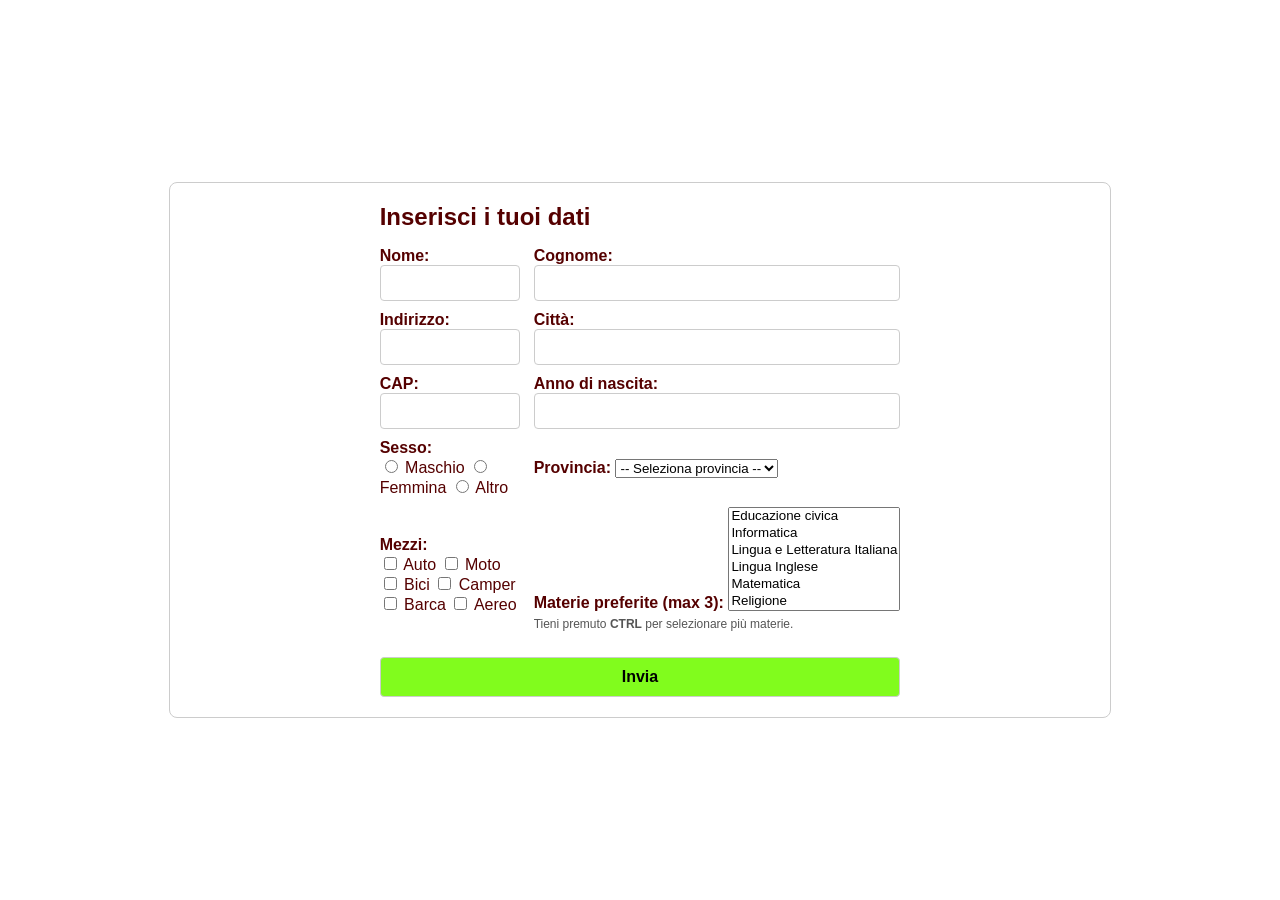
<file: anagrafica 3.0/anagrafica3.0.html>
<!DOCTYPE html>
<html lang="it">
<head>
<meta charset="UTF-8">
<title>Registrazione dati</title>
<link rel="stylesheet" href="stile.css">
</head>
<body>
<div class="card">
<div class="form-area">
<h2>Inserisci i tuoi dati</h2>

<div class="input-grid">
<!-- Dati anagrafici -->
<div class="input-row">
<label for="nome">Nome:</label>
<input type="text" id="nome">
</div>

<div class="input-row">
<label for="cognome">Cognome:</label>
<input type="text" id="cognome">
</div>

<div class="input-row">
<label for="indirizzo">Indirizzo:</label>
<input type="text" id="indirizzo">
</div>

<div class="input-row">
<label for="citta">Città:</label>
<input type="text" id="citta">
</div>

<div class="input-row">
<label for="cap">CAP:</label>
<input type="text" id="cap">
</div>

<div class="input-row">
<label for="anno">Anno di nascita:</label>
<input type="number" id="anno" min="1900" max="2025">
</div>


<div class="input-row">
<label>Sesso:</label>
<div>
<input type="radio" name="sesso" value="Maschio"> Maschio
<input type="radio" name="sesso" value="Femmina"> Femmina
<input type="radio" name="sesso" value="Altro"> Altro
</div>
</div>

<!-- Provincia (combobox) -->
<div class="input-row">
<label for="provincia">Provincia:</label>
<select id="provincia">
<option value="">-- Seleziona provincia --</option>
<option value="AG">Agrigento</option>
<option value="AL">Alessandria</option>
<option value="AN">Ancona</option>
<option value="BT">Andria</option>
<option value="AO">Aosta</option>
<option value="AR">Arezzo</option>
<option value="AP">Ascoli Piceno</option>
<option value="AT">Asti</option>
<option value="AV">Avellino</option>
<option value="BA">Bari</option>
<option value="BT">Barletta</option>
<option value="BL">Belluno</option>
<option value="BN">Benevento</option>
<option value="BG">Bergamo</option>
<option value="BI">Biella</option>
<option value="BO">Bologna</option>
<option value="BZ">Bolzano</option>
<option value="BS">Brescia</option>
<option value="BR">Brindisi</option>
<option value="CA">Cagliari</option>
<option value="CL">Caltanissetta</option>
<option value="CB">Campobasso</option>
<option value="CI">Carbonia</option>
<option value="CE">Caserta</option>
<option value="CT">Catania</option>
<option value="CZ">Catanzaro</option>
<option value="CH">Chieti</option>
<option value="CO">Como</option>
<option value="CS">Cosenza</option>
<option value="CR">Cremona</option>
<option value="KR">Crotone</option>
<option value="CN">Cuneo</option>
<option value="EN">Enna</option>
<option value="FE">Ferrara</option>
<option value="FI">Firenze</option>
<option value="FG">Foggia</option>
<option value="FC">Forlì</option>
<option value="FR">Frosinone</option>
<option value="GE">Genova</option>
<option value="GO">Gorizia</option>
<option value="GR">Grosseto</option>
<option value="IM">Imperia</option>
<option value="IS">Isernia</option>
<option value="AQ">L’Aquila</option>
<option value="SP">La Spezia</option>
<option value="LT">Latina</option>
<option value="LE">Lecce</option>
<option value="LC">Lecco</option>
<option value="LI">Livorno</option>
<option value="LO">Lodi</option>
<option value="LU">Lucca</option>
<option value="MC">Macerata</option>
<option value="MN">Mantova</option>
<option value="MS">Massa-Carrara</option>
<option value="MT">Matera</option>
<option value="ME">Messina</option>
<option value="MI">Milano</option>
<option value="MO">Modena</option>
<option value="MB">Monza</option>
<option value="NA">Napoli</option>
<option value="NO">Novara</option>
<option value="NU">Nuoro</option>
<option value="OT">Olbia</option>
<option value="OR">Oristano</option>
<option value="PD">Padova</option>
<option value="PA">Palermo</option>
<option value="PR">Parma</option>
<option value="PV">Pavia</option>
<option value="PG">Perugia</option>
<option value="PU">Pesaro</option>
<option value="PE">Pescara</option>
<option value="PC">Piacenza</option>
<option value="PI">Pisa</option>
<option value="PT">Pistoia</option>
<option value="PN">Pordenone</option>
<option value="PZ">Potenza</option>
<option value="PO">Prato</option>
<option value="RG">Ragusa</option>
<option value="RA">Ravenna</option>
<option value="RC">Reggio Calabria</option>
<option value="RE">Reggio Emilia</option>
<option value="RI">Rieti</option>
<option value="RN">Rimini</option>
<option value="RM">Roma</option>
<option value="RO">Rovigo</option>
<option value="SA">Salerno</option>
<option value="SS">Sassari</option>
<option value="SV">Savona</option>
<option value="SI">Siena</option>
<option value="SR">Siracusa</option>
<option value="SO">Sondrio</option>
<option value="TA">Taranto</option>
<option value="TE">Teramo</option>
<option value="TR">Terni</option>
<option value="OG">Tortolì</option>
<option value="TO">Torino</option>
<option value="TP">Trapani</option>
<option value="TN">Trento</option>
<option value="TV">Treviso</option>
<option value="TS">Trieste</option>
<option value="UD">Udine</option>
<option value="VA">Varese</option>
<option value="VE">Venezia</option>
<option value="VB">Verbania</option>
<option value="VC">Vercelli</option>
<option value="VR">Verona</option>
<option value="VV">Vibo Valentia</option>
<option value="VI">Vicenza</option>
<option value="VS">Villacidro</option>
<option value="VT">Viterbo</option>
</select>
</div>

<!-- Mezzi (checkbox) -->
<div class="input-row">
<label>Mezzi:</label>
<div>
<input type="checkbox" name="mezzi" value="Auto"> Auto
<input type="checkbox" name="mezzi" value="Moto"> Moto
<input type="checkbox" name="mezzi" value="Bici"> Bici
<input type="checkbox" name="mezzi" value="Camper"> Camper
<input type="checkbox" name="mezzi" value="Barca"> Barca
<input type="checkbox" name="mezzi" value="Aereo"> Aereo
</div>
</div>

<div class="input-row">
<label for="materie">Materie preferite (max 3):</label>
<select id="materie" multiple="multiple" size="6">
<option value="Educazione civica">Educazione civica</option>
<option value="Informatica">Informatica</option>
<option value="Lingua e Letteratura Italiana">Lingua e Letteratura Italiana</option>
<option value="Lingua Inglese">Lingua Inglese</option>
<option value="Matematica">Matematica</option>
<option value="Religione">Religione</option>
<option value="Scienze Motorie">Scienze Motorie</option>
<option value="Sistemi e Reti">Sistemi e Reti</option>
<option value="Storia">Storia</option>
<option value="TPSi">TPSi</option>
<option value="Telecomunicazioni">Telecomunicazioni</option>
</select>
<p style="font-size: 12px; color: #555; margin-top: 5px;">
Tieni premuto <strong>CTRL</strong> per selezionare più materie.
</p>
</div>


<div class="actions">
<button type="button" onclick="stampaDati()">Invia</button>
</div>
</div>
</div>

<div id="output"></div>
</div>

<script>
function stampaDati() {
    const user = {};
    user.nome = document.getElementById("nome").value.trim();
    user.cognome = document.getElementById("cognome").value.trim();
    user.indirizzo = document.getElementById("indirizzo").value.trim();
    user.citta = document.getElementById("citta").value.trim();
    user.cap = document.getElementById("cap").value.trim();
    user.anno = document.getElementById("anno").value.trim();

    const selezioneSesso = document.querySelector('input[name="sesso"]:checked');
    user.sesso = selezioneSesso ? selezioneSesso.value : "Non specificato";

    user.provincia = document.getElementById("provincia").value || "Non selezionata";

    const mezziSelezionati = document.querySelectorAll('input[name="mezzi"]:checked');
    const mezziArray = [];
    for (const i = 0; i < mezziSelezionati.length; i++) {
        mezziArray.push(mezziSelezionati[i].value);
    }
    if (mezziArray.length === 0) mezziArray = ["Nessuno"];
    user.mezzi = mezziArray;

    // Materie preferite (max 3)
    const materieSel = [];
    const options = document.getElementById("materie").selectedOptions;

    for (const k = 0; k < options.length; k++) {
        materieSel.push(options[k].value);
    }

    if (materieSel.length > 3) {
        alert("Puoi selezionare al massimo 3 materie!");
        return;
    }

    user.materie = materieSel.length ? materieSel : ["Nessuna"];

    if (!user.nome || !user.cognome || user.anno === "") {
        alert("Compila almeno Nome, Cognome e Anno di nascita!");
        return;
    }

    const anno = parseInt(user.anno, 10);
    if (isNaN(anno)) {
        alert("Anno di nascita non valido");
        return;
    }

    const eta = new Date().getFullYear() - anno;
    const gen = "";

    if (anno >= 1901 && anno <= 1927) gen = "Greatest Generation";
    else if (anno >= 1928 && anno <= 1945) gen = "Generazione Silenziosa";
    else if (anno >= 1946 && anno <= 1964) gen = "Baby Boomers";
    else if (anno >= 1965 && anno <= 1980) gen = "Generazione X";
    else if (anno >= 1981 && anno <= 1996) gen = "Millennials";
    else if (anno >= 1997 && anno <= 2012) gen = "Generazione Z";
    else if (anno >= 2013) gen = "Generazione Alpha";
    else gen = "Anno non valido o troppo lontano nel tempo";

    const outputDiv = document.getElementById("output");
    outputDiv.style.display = "block";

    outputDiv.innerHTML =
        "<h3>Dati inseriti:</h3>" +
        "<div><strong>Nome:</strong> " + user.nome + "</div>" +
        "<div><strong>Cognome:</strong> " + user.cognome + "</div>" +
        "<div><strong>Indirizzo:</strong> " + user.indirizzo + "</div>" +
        "<div><strong>Città:</strong> " + user.citta + "</div>" +
        "<div><strong>Provincia:</strong> " + user.provincia + "</div>" +
        "<div><strong>CAP:</strong> " + user.cap + "</div>" +
        "<div><strong>Sesso:</strong> " + user.sesso + "</div>" +
        "<div><strong>Anno di nascita:</strong> " + user.anno + "</div>" +
        "<div><strong>Età:</strong> " + eta + " anni</div>" +
        "<div><strong>Generazione:</strong> " + gen + "</div>" +
        "<div><strong>Mezzi:</strong> " + user.mezzi.join(", ") + "</div>" +
        "<div><strong>Materie preferite:</strong> " + user.materie.join(", ") + "</div>";
}
</script>

</body>
</html>
</file>
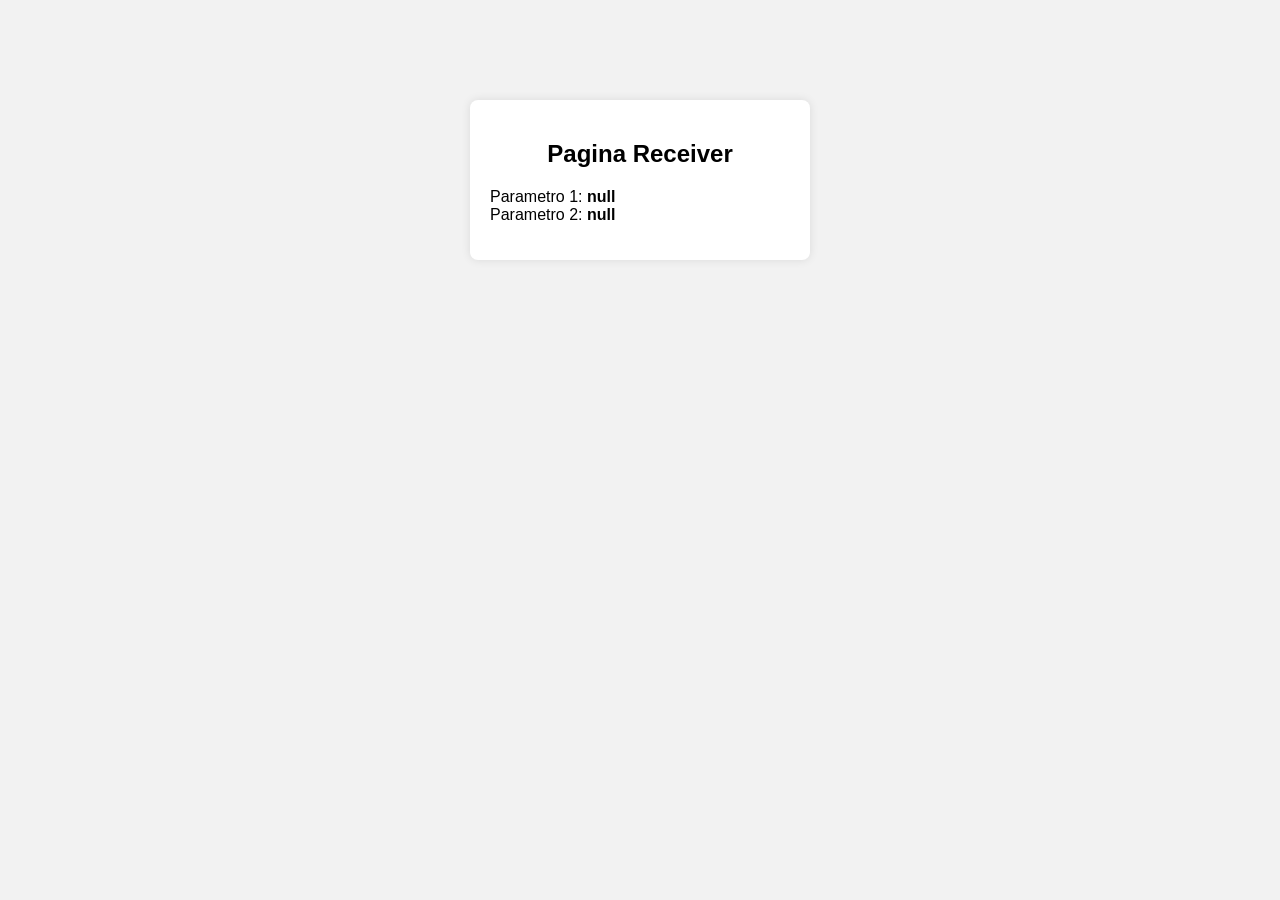
<file: cartella/receiver.html>
<!DOCTYPE html>
<html lang="it">
<head>
    <meta charset="UTF-8">
    <title>Receiver</title>
    <link rel="stylesheet" href="style.css">
</head>
<body>

    <div class="container">
        <h2>Pagina Receiver</h2>
        <p id="risultato"></p>
    </div>

    <script>
        let p1 = localStorage.getItem("parametro1");
        let p2 = localStorage.getItem("parametro2");

        document.getElementById("risultato").innerHTML =
            "Parametro 1: <strong>" + p1 + "</strong><br>" +
            "Parametro 2: <strong>" + p2 + "</strong>";
    </script>

</body>
</html>
</file>
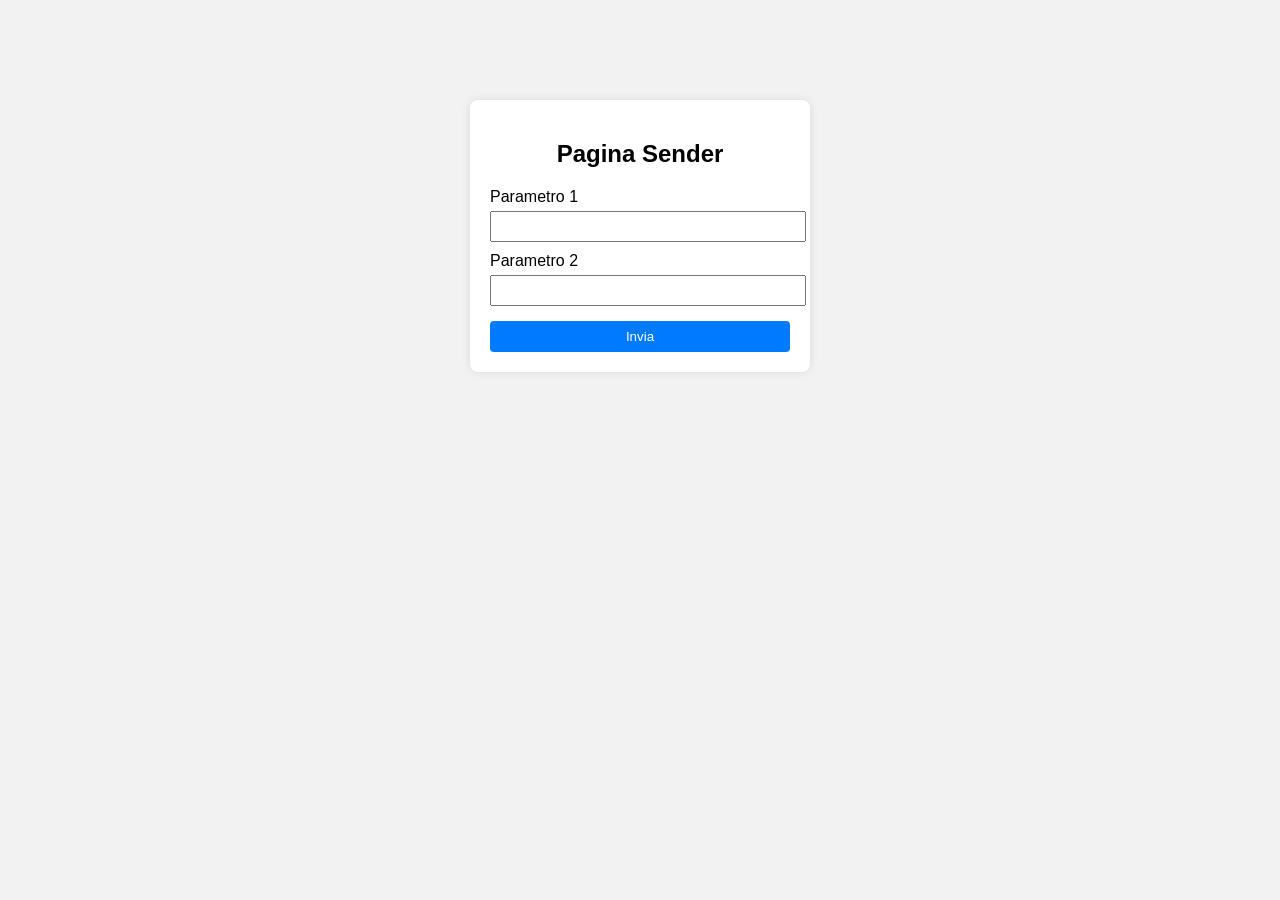
<file: cartella/sender.html>
<!DOCTYPE html>
<html lang="it">
<head>
    <meta charset="UTF-8">
    <title>Sender</title>
    <link rel="stylesheet" href="style.css">
</head>
<body>

    <div class="container">
        <h2>Pagina Sender</h2>

        <label>Parametro 1</label>
        <input type="text" id="param1">

        <label>Parametro 2</label>
        <input type="text" id="param2">

        <button onclick="salvaParametri()">Invia</button>
    </div>

    <script>
        function salvaParametri() {
            let p1 = document.getElementById("param1").value;
            let p2 = document.getElementById("param2").value;

            localStorage.setItem("parametro1", p1);
            localStorage.setItem("parametro2", p2);
        }
    </script>

</body>
</html>
</file>
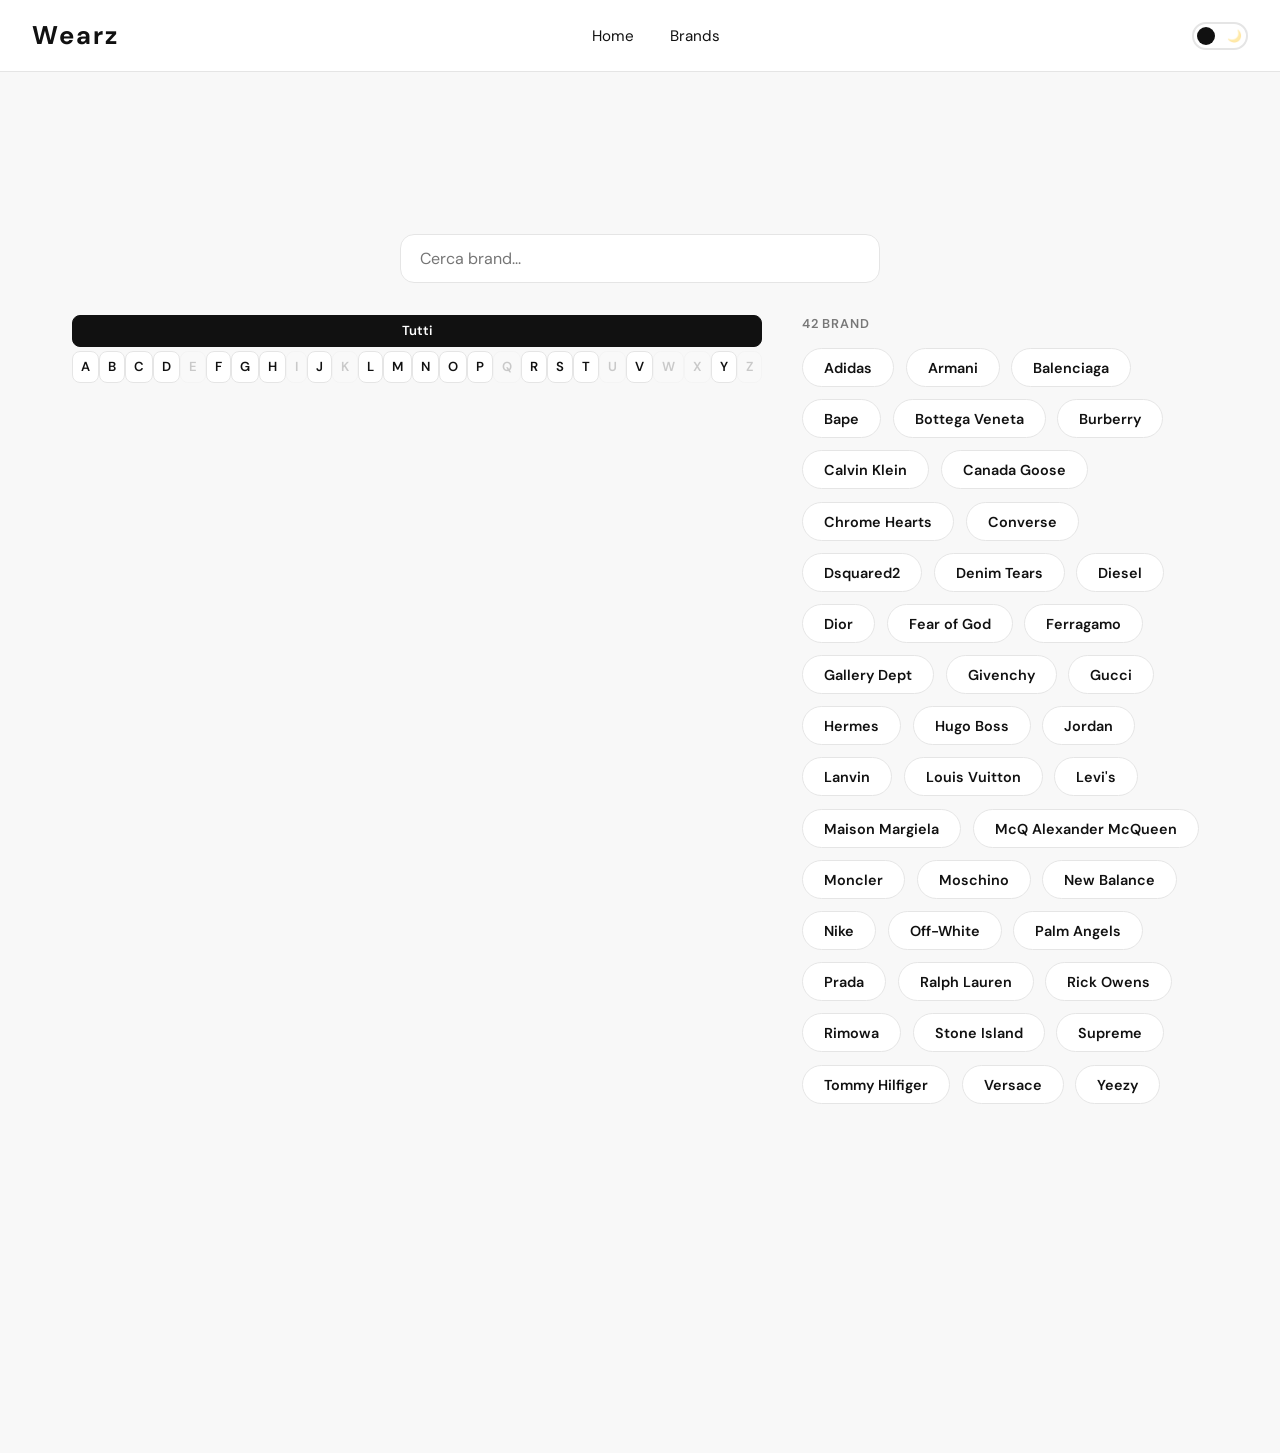
<file: kaiwebapp/brands.html>
<!DOCTYPE html>
<html lang="it">
<head>
  <meta charset="UTF-8">
  <meta name="viewport" content="width=device-width, initial-scale=1.0">
  <title>Brands - Wearz</title>
  <link href="https://fonts.googleapis.com/css2?family=DM+Sans:wght@400;600;700&display=swap" rel="stylesheet">
  <link rel="stylesheet" href="style.css">
  <script>
    if (localStorage.getItem("theme") === "dark") {
      document.documentElement.classList.add("dark-pre");
    }
  </script>
  <style>
    html.dark-pre body { background: #0e0e0e; }
  </style>
</head>
<body>

  <header class="navbar">
    <div class="logo" id="logo">Wearz</div>
    <nav class="nav-links">
      <a href="index.html">Home</a>
      <a href="#brandsSection">Brands</a>
    </nav>
    <button class="dark-toggle" id="darkToggle" aria-label="Modalità scura">
      <span class="toggle-thumb"></span>
    </button>
  </header>

  <main>
    <section id="brandsSection" class="brands-section">

      <h1>Brand Più Famosi</h1>

      <!-- Barra di ricerca -->
      <input type="text" id="brandSearch" placeholder="Cerca brand..." autocomplete="off">

      <!-- Layout: alfabeto sx + brand dx -->
      <div class="brands-layout">

        <!-- Colonna alfabeto -->
        <div class="alphabet-col">
          <button class="alpha-btn active" data-letter="all">Tutti</button>
          <!-- A-Z generato da brands.js -->
          <div id="alphabet" class="alphabet-list"></div>
        </div>

        <!-- Colonna brand -->
        <div class="brands-col">
          <div id="brandCount" class="brand-count"></div>
          <div id="brandList" class="brand-list"></div>
        </div>

      </div>

    </section>
  </main>

  <footer id="footer">
    <div class="footer-section">
      <h3>Termini e Condizioni</h3>
      <p>I brand mostrati sono a scopo dimostrativo. I prezzi possono variare.</p>
    </div>
    <div class="footer-section">
      <h3>Contattaci</h3>
      <p>Email: support@wearz.it</p>
      <p>Telefono: +39 350 144 6723</p>
    </div>
    <div class="footer-bottom">© 2026 Wearz</div>
  </footer>

  <button id="backToTop" aria-label="Torna in alto">↑</button>

  <script src="brands.js"></script>
  <script src="script.js"></script>

</body>
</html>
</file>
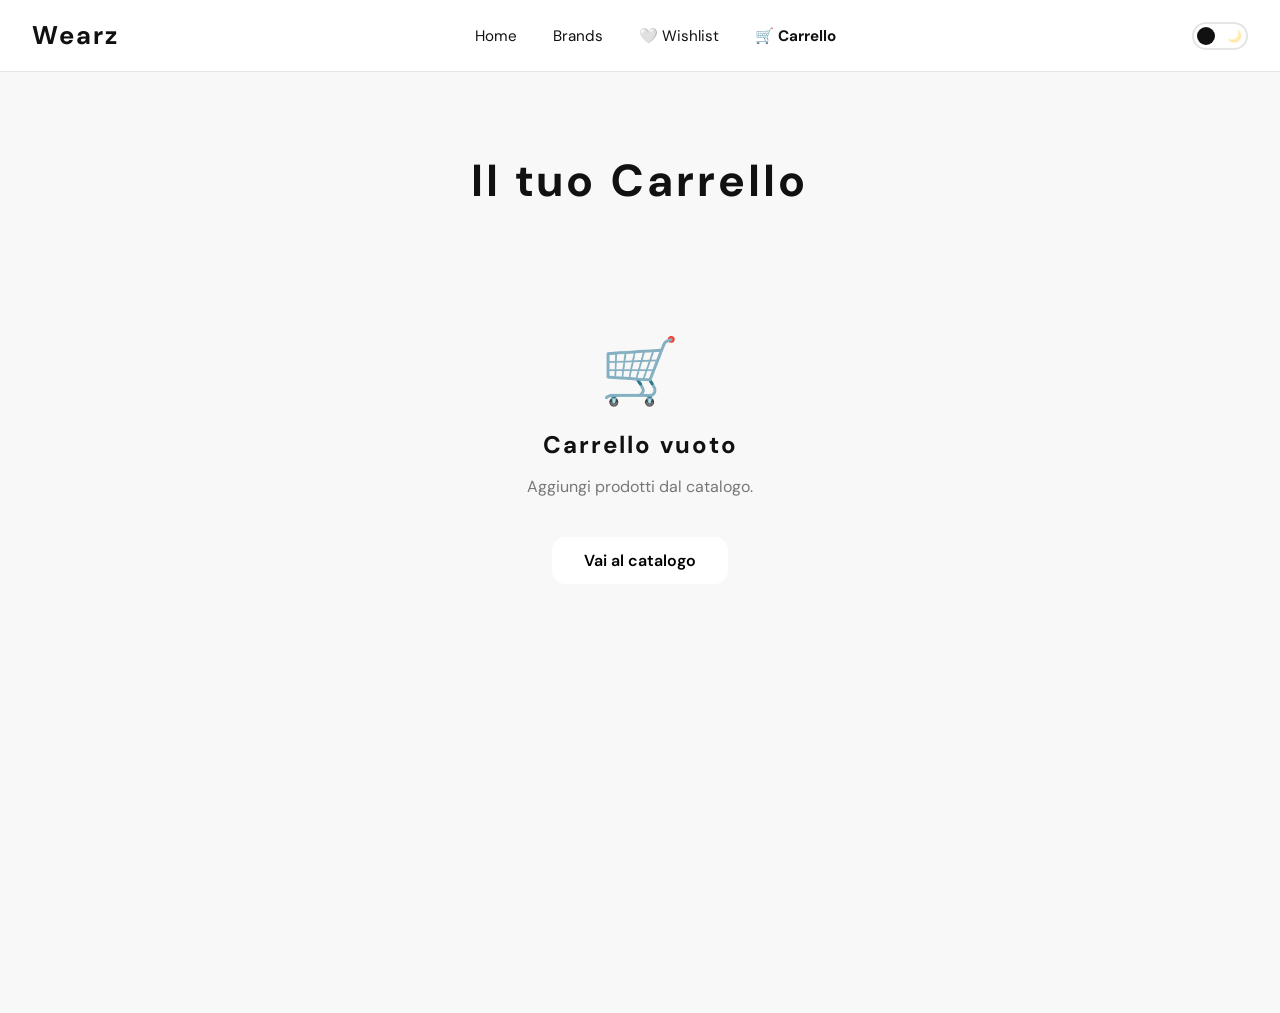
<file: kaiwebapp/Cart.html>
<!DOCTYPE html>
<html lang="it">
<head>
  <meta charset="UTF-8">
  <meta name="viewport" content="width=device-width, initial-scale=1.0">
  <title>Carrello🛒 - Wearz</title>
  <link href="https://fonts.googleapis.com/css2?family=DM+Sans:wght@400;600;700&display=swap" rel="stylesheet">
  <link rel="stylesheet" href="style.css">
  <script>
    if (localStorage.getItem("theme") === "dark") document.documentElement.classList.add("dark-pre");
  </script>
  <style>html.dark-pre body { background: #0e0e0e; }</style>
</head>
<body>

  <header class="navbar">
    <div class="logo" id="logo">Wearz</div>
    <nav class="nav-links" id="navLinks">
      <a href="index.html">Home</a>
      <a href="brands.html">Brands</a>
      <a href="wishlist.html" class="nav-wish">🤍 Wishlist <span class="wish-count" style="display:none">0</span></a>
      <a href="cart.html" class="nav-cart nav-active">🛒 Carrello <span class="cart-count" style="display:none">0</span></a>
    </nav>
    <button class="dark-toggle" id="darkToggle" aria-label="Modalità scura">
      <span class="toggle-thumb"></span>
    </button>
    <button class="hamburger" id="hamburger" aria-label="Menu">
      <span></span><span></span><span></span>
    </button>
  </header>

  <main>
    <section class="cart-page">
      <div class="cart-header">
        <h1>Il tuo Carrello</h1>
        <p id="cartSubtitle" class="cart-subtitle"></p>
      </div>

      <div id="cartEmpty" class="wishlist-empty" style="display:none">
        <div class="empty-icon">🛒</div>
        <h2>Carrello vuoto</h2>
        <p>Aggiungi prodotti dal catalogo.</p>
        <a href="index.html#catalogo" class="hero-btn" style="display:inline-block;margin-top:1.5rem;text-decoration:none">
          Vai al catalogo
        </a>
      </div>

      <div class="cart-layout" id="cartLayout" style="display:none">

        <!-- Lista prodotti -->
        <div class="cart-items" id="cartItems"></div>

        <!-- Riepilogo ordine -->
        <div class="cart-summary">
          <h2>Riepilogo</h2>
          <div class="summary-row">
            <span>Subtotale</span>
            <span id="summarySubtotal">€0</span>
          </div>
          <div class="summary-row">
            <span>Spedizione</span>
            <span id="summaryShipping">€0</span>
          </div>
          <div class="summary-row summary-total">
            <span>Totale</span>
            <span id="summaryTotal">€0</span>
          </div>
          <a href="checkout.html" class="buy-btn" id="checkoutBtn" style="text-decoration:none;display:block;text-align:center;margin-top:1rem">
            Procedi al Checkout
          </a>
          <button class="clear-btn" id="clearCart" style="margin-top:0.8rem;width:100%">Svuota carrello</button>
        </div>

      </div>
    </section>
  </main>

  <footer id="footer">
    <div class="footer-section">
      <h3>Termini e Condizioni</h3>
      <p>I prodotti mostrati sono a scopo dimostrativo. I prezzi possono variare.</p>
    </div>
    <div class="footer-section">
      <h3>Contattaci</h3>
      <p>Email: support@wearz.it</p>
      <p>Telefono: +39 350 144 6723</p>
    </div>
    <div class="footer-bottom">© 2026 Wearz</div>
  </footer>

  <button id="backToTop" aria-label="Torna in alto">↑</button>

  <script>
  document.addEventListener("DOMContentLoaded", function () {

    /* Dark mode */
    const toggleBtn = document.getElementById("darkToggle");
    if (localStorage.getItem("theme") === "dark") document.body.classList.add("dark");
    if (toggleBtn) {
      toggleBtn.addEventListener("click", () => {
        document.body.classList.toggle("dark");
        localStorage.setItem("theme", document.body.classList.contains("dark") ? "dark" : "light");
      });
    }

    /* Logo */
    const logo = document.getElementById("logo");
    if (logo) logo.addEventListener("click", () => window.location.href = "index.html");

    /* Hamburger */
    const hamburger = document.getElementById("hamburger");
    const navLinks  = document.getElementById("navLinks");
    if (hamburger && navLinks) {
      hamburger.addEventListener("click", () => {
        hamburger.classList.toggle("open");
        navLinks.classList.toggle("open");
      });
    }

    /* Carrello */
    function getCart()       { return JSON.parse(localStorage.getItem("cart") || "[]"); }
    function saveCart(list)  { localStorage.setItem("cart", JSON.stringify(list)); }
    function getWishlist()   { return JSON.parse(localStorage.getItem("wishlist") || "[]"); }

    function updateBadges() {
      const cartCount = getCart().reduce((s,i) => s + i.qty, 0);
      const wishCount = getWishlist().length;
      document.querySelectorAll(".cart-count").forEach(el => { el.textContent = cartCount; el.style.display = cartCount > 0 ? "flex" : "none"; });
      document.querySelectorAll(".wish-count").forEach(el => { el.textContent = wishCount;  el.style.display = wishCount  > 0 ? "flex" : "none"; });
    }

    function priceNum(str) { return parseInt(str.replace(/[^0-9]/g, "")) || 0; }

    function render() {
      const cart      = getCart();
      const empty     = document.getElementById("cartEmpty");
      const layout    = document.getElementById("cartLayout");
      const itemsEl   = document.getElementById("cartItems");
      const subtitle  = document.getElementById("cartSubtitle");

      updateBadges();

      if (cart.length === 0) {
        empty.style.display  = "flex";
        layout.style.display = "none";
        subtitle.textContent = "";
        return;
      }

      empty.style.display  = "none";
      layout.style.display = "grid";

      const totalQty = cart.reduce((s,i) => s + i.qty, 0);
      subtitle.textContent = totalQty + " articol" + (totalQty === 1 ? "o" : "i");

      itemsEl.innerHTML = "";
      let subtotal = 0;

      cart.forEach((item, idx) => {
        const itemPrice = priceNum(item.price);
        subtotal += itemPrice * item.qty;

        const row = document.createElement("div");
        row.classList.add("cart-item");
        row.style.animationDelay = (idx * 60) + "ms";
        row.innerHTML = `
          <div class="cart-item-img">
            <img src="${item.img}" alt="${item.name}" onerror="this.style.display='none'">
          </div>
          <div class="cart-item-info">
            <h3>${item.name}</h3>
            <p class="cart-item-meta">Taglia: <strong>${item.taglia}</strong></p>
            <p class="cart-item-price">${item.price}</p>
          </div>
          <div class="cart-item-controls">
            <button class="qty-btn" data-idx="${idx}" data-action="dec">−</button>
            <span class="qty-num">${item.qty}</span>
            <button class="qty-btn" data-idx="${idx}" data-action="inc">+</button>
            <button class="remove-btn" data-idx="${idx}">🗑</button>
          </div>
        `;
        itemsEl.appendChild(row);
      });

      /* Qty controls */
      itemsEl.querySelectorAll(".qty-btn").forEach(btn => {
        btn.addEventListener("click", () => {
          const i = parseInt(btn.dataset.idx);
          let cart = getCart();
          if (btn.dataset.action === "inc") {
            cart[i].qty += 1;
          } else {
            cart[i].qty -= 1;
            if (cart[i].qty <= 0) cart.splice(i, 1);
          }
          saveCart(cart);
          render();
        });
      });

      itemsEl.querySelectorAll(".remove-btn").forEach(btn => {
        btn.addEventListener("click", () => {
          const i = parseInt(btn.dataset.idx);
          let cart = getCart();
          cart.splice(i, 1);
          saveCart(cart);
          render();
        });
      });

      /* Riepilogo prezzi */
      const shipping = subtotal > 0 ? (subtotal >= 200 ? 0 : 9) : 0;
      document.getElementById("summarySubtotal").textContent = "€" + subtotal;
      document.getElementById("summaryShipping").textContent = shipping === 0 ? "Gratis" : "€" + shipping;
      document.getElementById("summaryTotal").textContent    = "€" + (subtotal + shipping);
    }

    document.getElementById("clearCart").addEventListener("click", () => {
      saveCart([]);
      render();
    });

    /* Back to top */
    const backToTop = document.getElementById("backToTop");
    if (backToTop) {
      window.addEventListener("scroll", () => backToTop.classList.toggle("show", window.scrollY > 300));
      backToTop.addEventListener("click", () => window.scrollTo({ top: 0, behavior: "smooth" }));
    }

    /* Transizione pagina */
    document.querySelectorAll("a[href]").forEach(link => {
      link.addEventListener("click", function(e) {
        const url = this.getAttribute("href");
        if (url && url.includes(".html")) {
          e.preventDefault();
          document.body.classList.add("fade-out");
          setTimeout(() => { window.location.href = url; }, 400);
        }
      });
    });

    render();
  });
  </script>

</body>
</html>
</file>
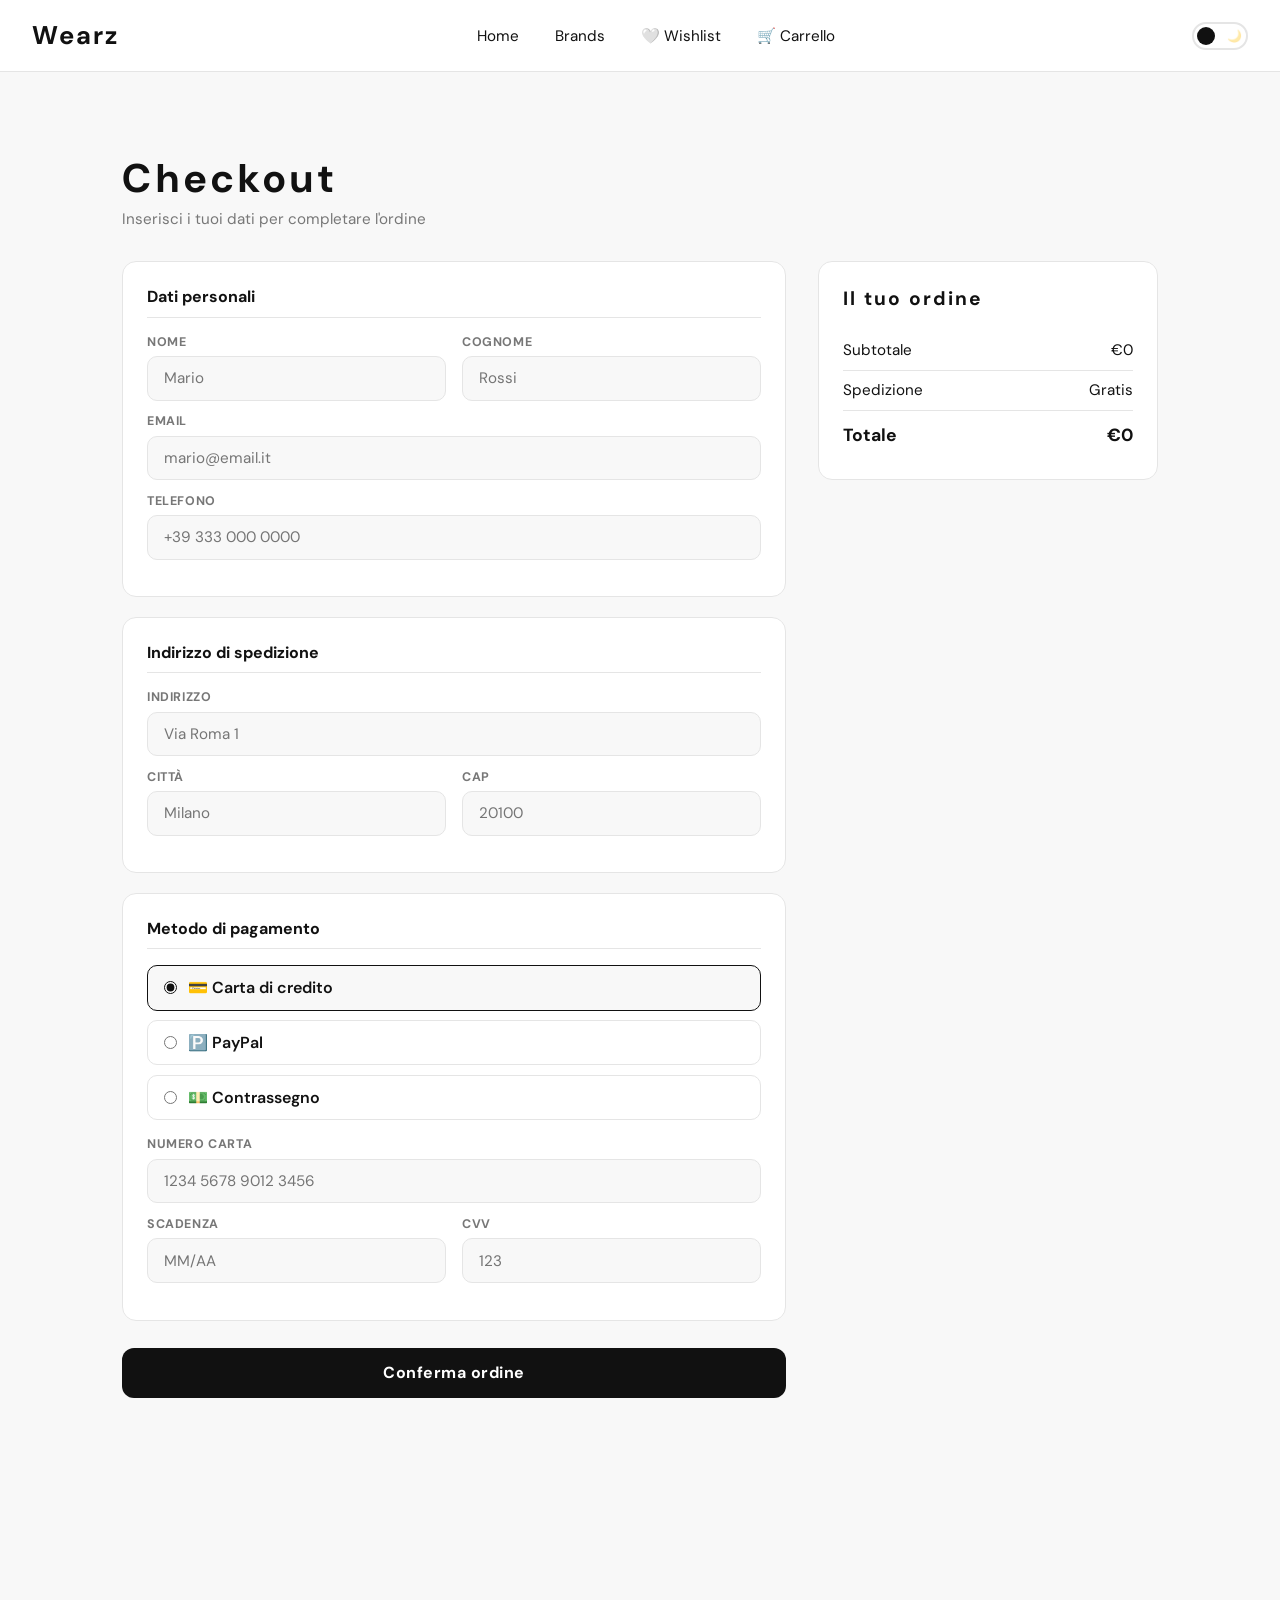
<file: kaiwebapp/Checkout.html>
<!DOCTYPE html>
<html lang="it">
<head>
  <meta charset="UTF-8">
  <meta name="viewport" content="width=device-width, initial-scale=1.0">
  <title>Checkout - Wearz</title>
  <link href="https://fonts.googleapis.com/css2?family=DM+Sans:wght@400;600;700&display=swap" rel="stylesheet">
  <link rel="stylesheet" href="style.css">
  <script>
    if (localStorage.getItem("theme") === "dark") document.documentElement.classList.add("dark-pre");
  </script>
  <style>html.dark-pre body { background: #0e0e0e; }</style>
</head>
<body>

  <header class="navbar">
    <div class="logo" id="logo">Wearz</div>
    <nav class="nav-links" id="navLinks">
      <a href="index.html">Home</a>
      <a href="brands.html">Brands</a>
      <a href="wishlist.html" class="nav-wish">🤍 Wishlist <span class="wish-count" style="display:none">0</span></a>
      <a href="cart.html" class="nav-cart">🛒 Carrello <span class="cart-count" style="display:none">0</span></a>
    </nav>
    <button class="dark-toggle" id="darkToggle" aria-label="Modalità scura">
      <span class="toggle-thumb"></span>
    </button>
    <button class="hamburger" id="hamburger" aria-label="Menu">
      <span></span><span></span><span></span>
    </button>
  </header>

  <main>
    <section class="checkout-page">

      <!-- FORM -->
      <div class="checkout-form-wrap" id="checkoutForm">
        <h1>Checkout</h1>
        <p class="cart-subtitle" style="margin-bottom:2rem">Inserisci i tuoi dati per completare l'ordine</p>

        <div class="checkout-layout">

          <div class="checkout-left">

            <div class="checkout-section">
              <h3>Dati personali</h3>
              <div class="form-row">
                <div class="form-group">
                  <label>Nome</label>
                  <input type="text" id="firstName" placeholder="Mario">
                </div>
                <div class="form-group">
                  <label>Cognome</label>
                  <input type="text" id="lastName" placeholder="Rossi">
                </div>
              </div>
              <div class="form-group">
                <label>Email</label>
                <input type="email" id="email" placeholder="mario@email.it">
              </div>
              <div class="form-group">
                <label>Telefono</label>
                <input type="tel" id="phone" placeholder="+39 333 000 0000">
              </div>
            </div>

            <div class="checkout-section">
              <h3>Indirizzo di spedizione</h3>
              <div class="form-group">
                <label>Indirizzo</label>
                <input type="text" id="address" placeholder="Via Roma 1">
              </div>
              <div class="form-row">
                <div class="form-group">
                  <label>Città</label>
                  <input type="text" id="city" placeholder="Milano">
                </div>
                <div class="form-group">
                  <label>CAP</label>
                  <input type="text" id="cap" placeholder="20100">
                </div>
              </div>
            </div>

            <div class="checkout-section">
              <h3>Metodo di pagamento</h3>
              <div class="payment-methods">
                <label class="payment-option">
                  <input type="radio" name="payment" value="carta" checked>
                  <span>💳 Carta di credito</span>
                </label>
                <label class="payment-option">
                  <input type="radio" name="payment" value="paypal">
                  <span>🅿️ PayPal</span>
                </label>
                <label class="payment-option">
                  <input type="radio" name="payment" value="contrassegno">
                  <span>💵 Contrassegno</span>
                </label>
              </div>
              <div id="cardFields" class="card-fields">
                <div class="form-group">
                  <label>Numero carta</label>
                  <input type="text" id="cardNumber" placeholder="1234 5678 9012 3456" maxlength="19">
                </div>
                <div class="form-row">
                  <div class="form-group">
                    <label>Scadenza</label>
                    <input type="text" id="cardExpiry" placeholder="MM/AA" maxlength="5">
                  </div>
                  <div class="form-group">
                    <label>CVV</label>
                    <input type="text" id="cardCvv" placeholder="123" maxlength="3">
                  </div>
                </div>
              </div>
            </div>

            <button class="buy-btn" id="placeOrder">Conferma ordine</button>

          </div>

          <!-- Riepilogo ordine -->
          <div class="cart-summary">
            <h2>Il tuo ordine</h2>
            <div id="checkoutItems" class="checkout-items"></div>
            <div class="summary-row" style="margin-top:1rem">
              <span>Subtotale</span>
              <span id="coSubtotal">€0</span>
            </div>
            <div class="summary-row">
              <span>Spedizione</span>
              <span id="coShipping">€0</span>
            </div>
            <div class="summary-row summary-total">
              <span>Totale</span>
              <span id="coTotal">€0</span>
            </div>
          </div>

        </div>
      </div>

      <!-- CONFERMA -->
      <div class="order-confirmed" id="orderConfirmed" style="display:none">
        <div class="confirmed-icon">✅</div>
        <h1>Ordine confermato!</h1>
        <p>Grazie per il tuo acquisto. Riceverai una email di conferma a breve.</p>
        <p id="confirmedEmail" class="confirmed-email"></p>
        <a href="index.html" class="hero-btn" style="display:inline-block;margin-top:2rem;text-decoration:none">
          Torna al negozio
        </a>
      </div>

    </section>
  </main>

  <footer id="footer">
    <div class="footer-section">
      <h3>Termini e Condizioni</h3>
      <p>I prodotti mostrati sono a scopo dimostrativo. I prezzi possono variare.</p>
    </div>
    <div class="footer-section">
      <h3>Contattaci</h3>
      <p>Email: support@wearz.it</p>
      <p>Telefono: +39 350 144 6723</p>
    </div>
    <div class="footer-bottom">© 2026 Wearz</div>
  </footer>

  <script>
  document.addEventListener("DOMContentLoaded", function () {

    /* Dark mode */
    const toggleBtn = document.getElementById("darkToggle");
    if (localStorage.getItem("theme") === "dark") document.body.classList.add("dark");
    if (toggleBtn) {
      toggleBtn.addEventListener("click", () => {
        document.body.classList.toggle("dark");
        localStorage.setItem("theme", document.body.classList.contains("dark") ? "dark" : "light");
      });
    }

    const logo = document.getElementById("logo");
    if (logo) logo.addEventListener("click", () => window.location.href = "index.html");

    const hamburger = document.getElementById("hamburger");
    const navLinks  = document.getElementById("navLinks");
    if (hamburger && navLinks) {
      hamburger.addEventListener("click", () => {
        hamburger.classList.toggle("open");
        navLinks.classList.toggle("open");
      });
    }

    function getCart() { return JSON.parse(localStorage.getItem("cart") || "[]"); }
    function priceNum(str) { return parseInt(str.replace(/[^0-9]/g, "")) || 0; }

    /* Badge */
    const cartCount = getCart().reduce((s,i) => s + i.qty, 0);
    document.querySelectorAll(".cart-count").forEach(el => { el.textContent = cartCount; el.style.display = cartCount > 0 ? "flex" : "none"; });

    /* Riepilogo ordine */
    const cart = getCart();
    const itemsEl = document.getElementById("checkoutItems");
    let subtotal = 0;

    cart.forEach(item => {
      subtotal += priceNum(item.price) * item.qty;
      const div = document.createElement("div");
      div.classList.add("checkout-item-row");
      div.innerHTML = `
        <span>${item.name} <small>(${item.taglia})</small> ×${item.qty}</span>
        <span>€${priceNum(item.price) * item.qty}</span>
      `;
      itemsEl.appendChild(div);
    });

    const shipping = subtotal >= 200 ? 0 : (subtotal > 0 ? 9 : 0);
    document.getElementById("coSubtotal").textContent = "€" + subtotal;
    document.getElementById("coShipping").textContent = shipping === 0 ? "Gratis" : "€" + shipping;
    document.getElementById("coTotal").textContent    = "€" + (subtotal + shipping);

    /* Mostra/nascondi campi carta */
    document.querySelectorAll("input[name='payment']").forEach(radio => {
      radio.addEventListener("change", () => {
        document.getElementById("cardFields").style.display =
          radio.value === "carta" ? "block" : "none";
      });
    });

    /* Formattazione numero carta */
    const cardInput = document.getElementById("cardNumber");
    if (cardInput) {
      cardInput.addEventListener("input", () => {
        cardInput.value = cardInput.value.replace(/\D/g,"").replace(/(.{4})/g,"$1 ").trim();
      });
    }

    /* Conferma ordine */
    document.getElementById("placeOrder").addEventListener("click", () => {
      const fields = ["firstName","lastName","email","address","city","cap"];
      let valid = true;
      fields.forEach(id => {
        const el = document.getElementById(id);
        if (!el.value.trim()) { el.classList.add("input-error"); valid = false; }
        else el.classList.remove("input-error");
      });
      if (!valid) return;

      const email = document.getElementById("email").value;
      localStorage.removeItem("cart");

      document.getElementById("checkoutForm").style.display    = "none";
      document.getElementById("orderConfirmed").style.display  = "flex";
      document.getElementById("confirmedEmail").textContent    = "Conferma inviata a: " + email;
    });

    /* Transizione pagina */
    document.querySelectorAll("a[href]").forEach(link => {
      link.addEventListener("click", function(e) {
        const url = this.getAttribute("href");
        if (url && url.includes(".html")) {
          e.preventDefault();
          document.body.classList.add("fade-out");
          setTimeout(() => { window.location.href = url; }, 400);
        }
      });
    });

  });
  </script>

</body>
</html>
</file>
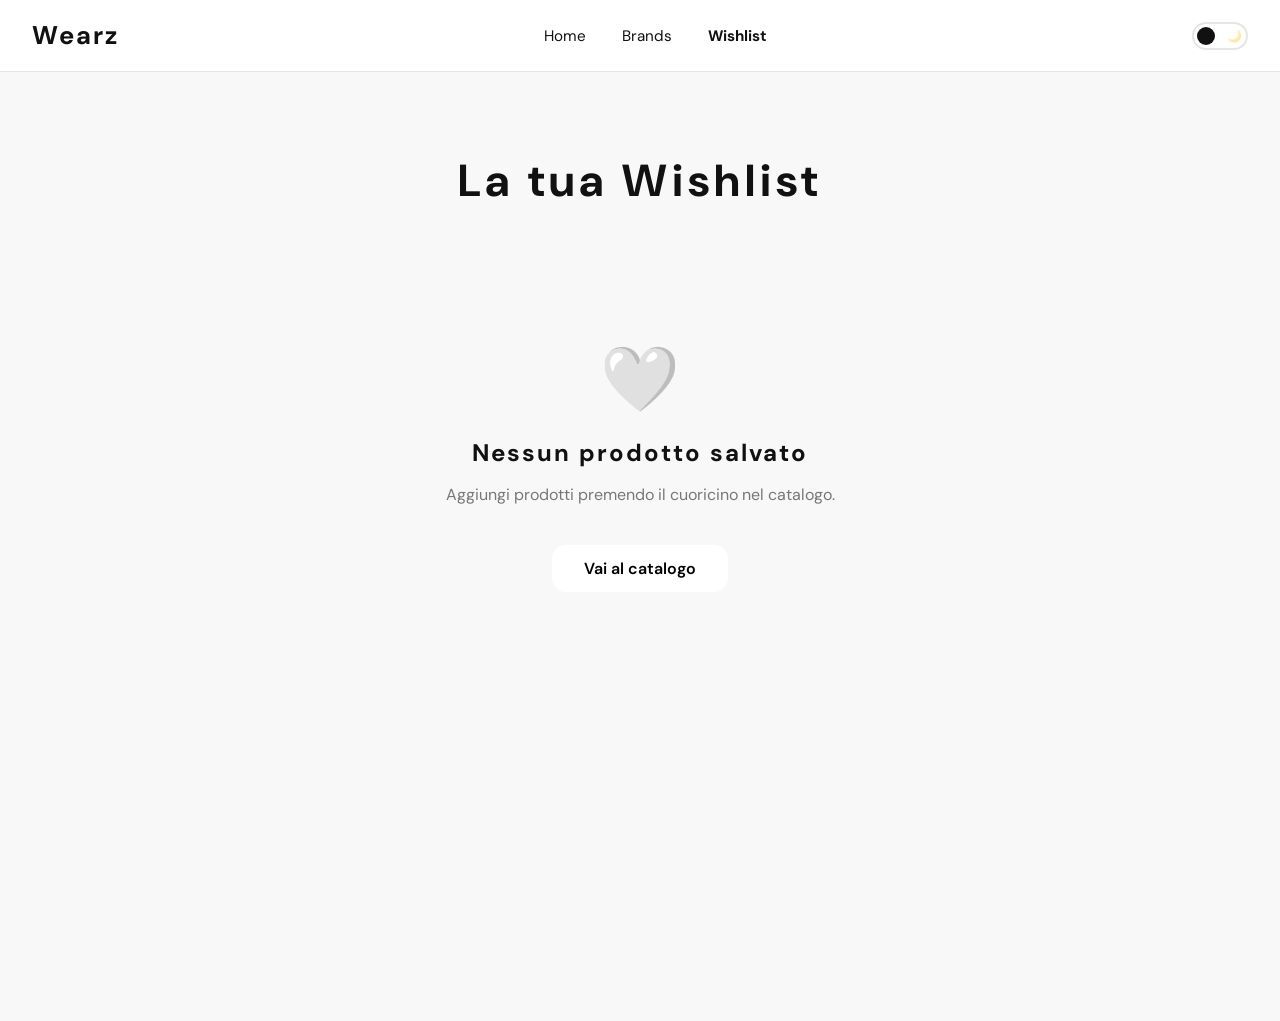
<file: kaiwebapp/wishlist.html>
<!DOCTYPE html>
<html lang="it">
<head>
  <meta charset="UTF-8">
  <meta name="viewport" content="width=device-width, initial-scale=1.0">
  <title>Wishlist - Wearz</title>
  <link href="https://fonts.googleapis.com/css2?family=DM+Sans:wght@400;600;700&display=swap" rel="stylesheet">
  <link rel="stylesheet" href="style.css">
  <script>
    if (localStorage.getItem("theme") === "dark") {
      document.documentElement.classList.add("dark-pre");
    }
  </script>
  <style>html.dark-pre body { background: #0e0e0e; }</style>
</head>
<body>

  <header class="navbar">
    <div class="logo" id="logo">Wearz</div>
    <nav class="nav-links">
      <a href="index.html">Home</a>
      <a href="brands.html">Brands</a>
      <a href="wishlist.html" class="nav-active">Wishlist</a>
    </nav>
    <button class="dark-toggle" id="darkToggle" aria-label="Modalità scura">
      <span class="toggle-thumb"></span>
    </button>
  </header>

  <main>
    <section class="wishlist-page">
      <div class="wishlist-header">
        <h1>La tua Wishlist</h1>
        <p id="wishlistCount" class="wishlist-subtitle"></p>
        <button id="clearWishlist" class="clear-btn" style="display:none">Svuota tutto</button>
      </div>

      <div id="wishlistEmpty" class="wishlist-empty" style="display:none">
        <div class="empty-icon">🤍</div>
        <h2>Nessun prodotto salvato</h2>
        <p>Aggiungi prodotti premendo il cuoricino nel catalogo.</p>
        <a href="index.html#catalogo" class="hero-btn" style="display:inline-block; margin-top:1.5rem; text-decoration:none">
          Vai al catalogo
        </a>
      </div>

      <div id="wishlistGrid" class="products-grid"></div>
    </section>
  </main>

  <footer id="footer">
    <div class="footer-section">
      <h3>Termini e Condizioni</h3>
      <p>I prodotti mostrati sono a scopo dimostrativo. I prezzi possono variare.</p>
    </div>
    <div class="footer-section">
      <h3>Contattaci</h3>
      <p>Email: support@wearz.it</p>
      <p>Telefono: +39 350 144 6723</p>
    </div>
    <div class="footer-bottom">© 2026 Wearz</div>
  </footer>

  <button id="backToTop" aria-label="Torna in alto">↑</button>

  <script>
    document.addEventListener("DOMContentLoaded", function () {

      /* Dark mode */
      const toggleBtn = document.getElementById("darkToggle");
      if (localStorage.getItem("theme") === "dark") document.body.classList.add("dark");
      if (toggleBtn) {
        toggleBtn.addEventListener("click", () => {
          document.body.classList.toggle("dark");
          localStorage.setItem("theme", document.body.classList.contains("dark") ? "dark" : "light");
        });
      }

      /* Logo */
      const logo = document.getElementById("logo");
      if (logo) logo.addEventListener("click", () => window.location.href = "index.html");

      /* Wishlist */
      function getWishlist() {
        return JSON.parse(localStorage.getItem("wishlist") || "[]");
      }
      function saveWishlist(list) {
        localStorage.setItem("wishlist", JSON.stringify(list));
      }

      const grid         = document.getElementById("wishlistGrid");
      const emptyState   = document.getElementById("wishlistEmpty");
      const countEl      = document.getElementById("wishlistCount");
      const clearBtn     = document.getElementById("clearWishlist");

      function render() {
        const list = getWishlist();
        grid.innerHTML = "";
        countEl.textContent = list.length === 0 ? "" : list.length + " prodott" + (list.length === 1 ? "o" : "i");
        clearBtn.style.display = list.length > 0 ? "inline-block" : "none";
        emptyState.style.display = list.length === 0 ? "flex" : "none";

        list.forEach((product, index) => {
          const card = document.createElement("div");
          card.classList.add("product-card");
          card.style.animationDelay = (index * 40) + "ms";

          card.innerHTML = `
            <div class="card-img-wrap">
              <img src="${product.img}" alt="${product.name}" onerror="this.style.display='none'">
              <button class="wish-btn active" title="Rimuovi dai preferiti">
                <svg viewBox="0 0 24 24" width="18" height="18" fill="currentColor" stroke="currentColor" stroke-width="2">
                  <path d="M20.84 4.61a5.5 5.5 0 0 0-7.78 0L12 5.67l-1.06-1.06a5.5 5.5 0 0 0-7.78 7.78l1.06 1.06L12 21.23l7.78-7.78 1.06-1.06a5.5 5.5 0 0 0 0-7.78z"/>
                </svg>
              </button>
            </div>
            <div class="card-info">
              <span class="card-category">${product.category}</span>
              <h3>${product.name}</h3>
              <p>${product.price}</p>
            </div>
          `;

          card.querySelector(".wish-btn").addEventListener("click", (e) => {
            e.stopPropagation();
            let list = getWishlist();
            list = list.filter(p => p.name !== product.name);
            saveWishlist(list);
            card.style.animation = "fadeOut 0.3s ease forwards";
            setTimeout(() => render(), 300);
          });

          grid.appendChild(card);
        });
      }

      clearBtn.addEventListener("click", () => {
        saveWishlist([]);
        render();
      });

      /* Back to top */
      const backToTop = document.getElementById("backToTop");
      if (backToTop) {
        window.addEventListener("scroll", () => backToTop.classList.toggle("show", window.scrollY > 300));
        backToTop.addEventListener("click", () => window.scrollTo({ top: 0, behavior: "smooth" }));
      }

      /* Transizione pagina */
      document.querySelectorAll("a[href]").forEach(link => {
        link.addEventListener("click", function (e) {
          const url = this.getAttribute("href");
          if (url && url.includes(".html")) {
            e.preventDefault();
            document.body.classList.add("fade-out");
            setTimeout(() => { window.location.href = url; }, 400);
          }
        });
      });

      render();
    });
  </script>

</body>
</html>
</file>
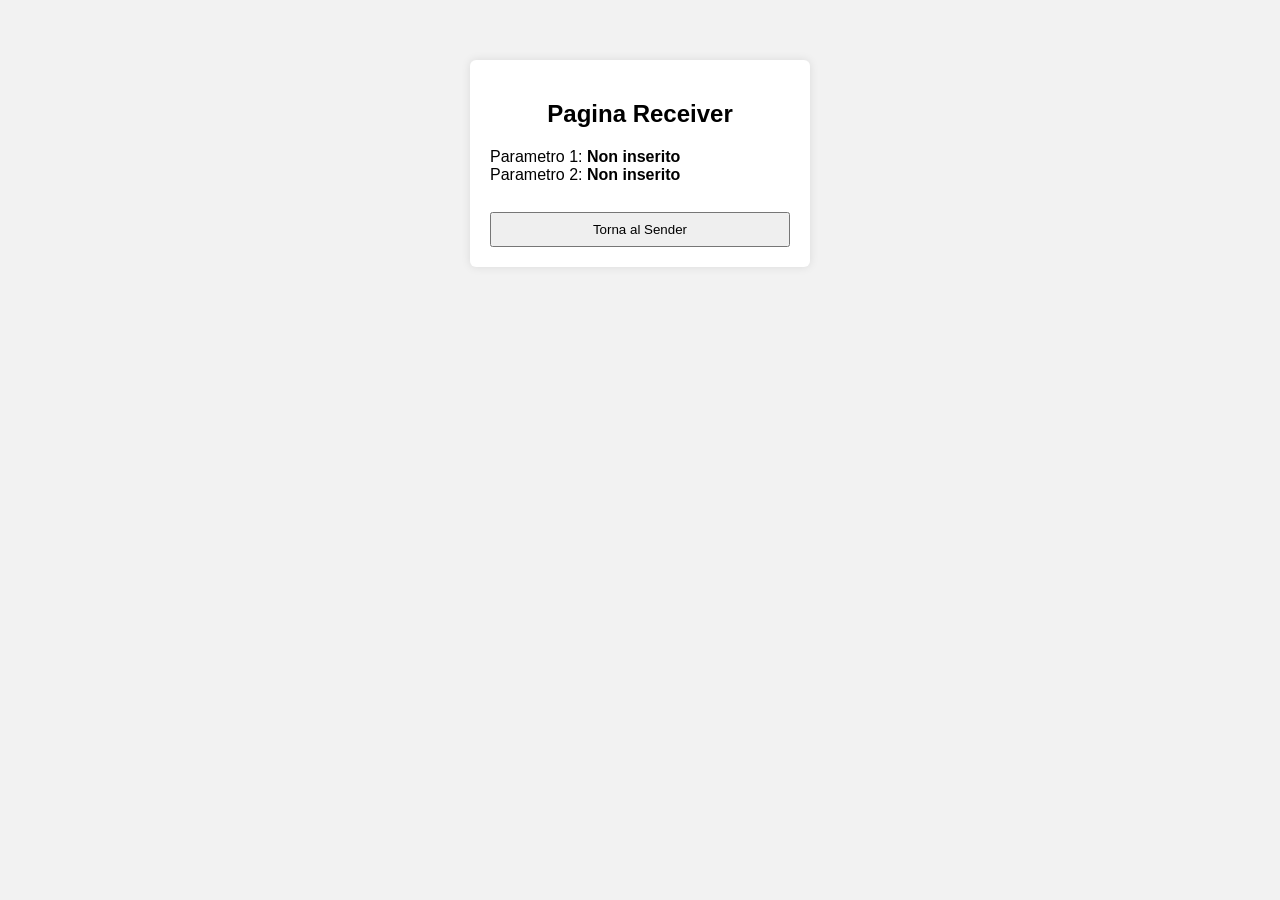
<file: parametriURL/receiver.html>
<!DOCTYPE html>
<html lang="it"><head>
    <meta charset="UTF-8">
    <title>Receiver</title>
    <link rel="stylesheet" href="style.css">
</head>
<body>

    <div class="container">
        <h2>Pagina Receiver</h2>

        <p id="risultato">Parametro 1: <strong>Non inserito</strong><br>Parametro 2: <strong>Non inserito</strong></p>

        <button onclick="tornaSender()">Torna al Sender</button>
    </div>

    <script>
        function leggiParametri() {
            const params = new URLSearchParams(window.location.search);

            let p1 = params.get("param1") || "Non inserito";
            let p2 = params.get("param2") || "Non inserito";

            document.getElementById("risultato").innerHTML =
                "Parametro 1: <strong>" + p1 + "</strong><br>" +
                "Parametro 2: <strong>" + p2 + "</strong>";
        }

        function tornaSender() {
            window.location.href = "sender.html";
        }

        leggiParametri();
    </script>



</body></html>
</file>
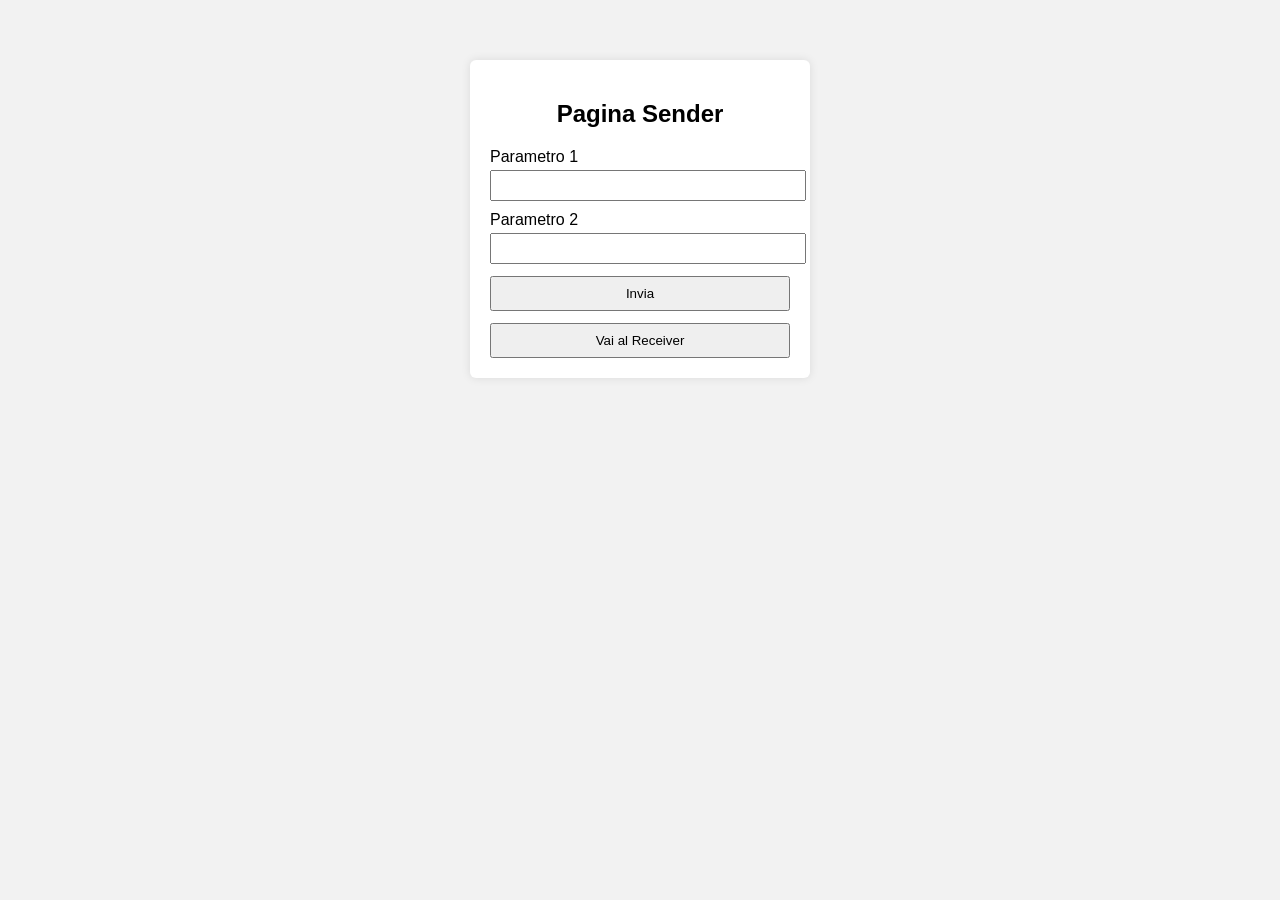
<file: parametriURL/sender.html>
<!DOCTYPE html>
<html lang="it"><head>
    <meta charset="UTF-8">
    <title>Sender</title>
    <link rel="stylesheet" href="style.css">
</head>
<body>

    <div class="container">
        <h2>Pagina Sender</h2>

        <label>Parametro 1</label>
        <input type="text" id="param1">

        <label>Parametro 2</label>
        <input type="text" id="param2">

        <button onclick="salvaParametri()"> Invia </button>

        <button onclick="vaiReceiver()"> Vai al Receiver </button>
    </div>

<script>
    let p1 = "";
    let p2 = "";

    function salvaParametri() {
        p1 = document.getElementById("param1").value;
        p2 = document.getElementById("param2").value;
    }

    function vaiReceiver() {
        window.location.href =
            "receiver.html?param1=" + encodeURIComponent(p1) +
            "&param2=" + encodeURIComponent(p2);
    }
<script>
        function vaiReceiver() {
            window.location.href ="receiver.html?param1=" + encodeURIComponent(p1) + "&param2=" + encodeURIComponent(p2);
        }
    </script>



</body>
    </html>
</file>
<file: anagrafica 3.0/stile.css>
html, body {
  height: 100%;
  margin: 0;
}

body {
  display: flex;
  align-items: center;
  justify-content: center;
  background: #fff;
  font-family: Arial, sans-serif;
  font-size: 16px;
  color: #500;
}

.card {
  display: flex;
  justify-content: center;
  align-items: flex-start;
  gap: 40px;
  background: #fff;
  padding: 20px;
  border-radius: 8px;
  border: 1px solid #ccc;
  max-width: 900px;
  width: calc(100% - 40px);
  margin: 0 auto;
}

.form-area {
  min-width: 350px;
  display: flex;
  flex-direction: column;
  gap: 12px;
}

h2 {
  margin: 0 0 4px 0;
  font-size: 24px;
  text-align: left;
}

.input-grid {
  display: grid;
  grid-template-columns: 140px 1fr;
  gap: 10px 14px;
  align-items: center;
  width: 100%;
}

.input-grid label {
  justify-self: start;
  font-weight: bold;
  font-size: 16px;
}

.input-grid input[type="text"],
.input-grid input[type="number"] {
  width: 100%;
  padding: 8px;
  border-radius: 4px;
  border: 1px solid #ccc;
  font-size: 16px;
  box-sizing: border-box;
}

.actions {
  grid-column: 1 / -1;
  margin-top: 4px;
}

button {
  width: 100%;
  padding: 10px;
  font-size: 16px;
  font-weight: bold;
  border-radius: 4px;
  border: 1px solid #ccc;
  background: #81fc1d;
  color: #000;
  cursor: pointer;
}

#output {
  min-width: 280px;
  max-width: 320px;
  padding: 16px;
  border-radius: 8px;
  background: #81fc1d;
  border: 1px solid #ccc;
  font-size: 16px;
  line-height: 1.4;
  display: none;
  text-align: left;
  align-self: center;
}

#output div {
  margin: 4px 0;
}

@media (max-width: 880px) {
  .card {
    flex-direction: column;
    gap: 12px;
    padding: 16px;
    align-items: center;
  }
  .form-area {
    min-width: 0;
    width: 100%;
  }
  #output {
    width: 100%;
    max-width: none;
    align-self: center;
  }
}
</file>
<file: cartella/style.css>
body {
    font-family: Arial, sans-serif;
    background-color: #f2f2f2;
}

.container {
    width: 300px;
    margin: 100px auto;
    padding: 20px;
    background-color: white;
    border-radius: 8px;
    box-shadow: 0 0 10px rgba(0, 0, 0, 0.1);
}

h2 {
    text-align: center;
}

label {
    display: block;
    margin-top: 10px;
}

input {
    width: 100%;
    padding: 6px;
    margin-top: 5px;
}

button {
    width: 100%;
    margin-top: 15px;
    padding: 8px;
    background-color: #007BFF;
    color: white;
    border: none;
    border-radius: 4px;
    cursor: pointer;
}

button:hover {
    background-color: #0056b3;
}
</file>
<file: kaiwebapp/style.css>
/* ===========================
   VARIABILI & RESET
=========================== */
:root {
  --bg: #f8f8f8;
  --surface: #ffffff;
  --text: #111111;
  --secondary: #777;
  --primary: #000000;
  --border: #e5e5e5;
  --radius: 14px;
  --transition: 0.3s ease;
}

/* DARK MODE VARIABILI */
body.dark {
  --bg: #0e0e0e;
  --surface: #1a1a1a;
  --text: #f0f0f0;
  --secondary: #999;
  --primary: #ffffff;
  --border: #2e2e2e;
}

html { scroll-behavior: smooth; }

* { margin: 0; padding: 0; box-sizing: border-box; }

/* Transizione globale colori per dark mode */
body {
  font-family: "DM Sans", sans-serif;
  background: var(--bg);
  color: var(--text);
  transition: background 0.4s ease, color 0.4s ease;
}

h1, h2, .logo {
  font-family: "DM Sans", sans-serif;
  letter-spacing: 2px;
}


/* ===========================
   TRANSIZIONE PAGINA
=========================== */
body {
  opacity: 0;
  animation: fadeIn 0.5s ease forwards;
}

body.fade-out {
  opacity: 0;
  transition: opacity 0.4s ease;
}

@keyframes fadeIn {
  from { opacity: 0; transform: translateY(8px); }
  to   { opacity: 1; transform: translateY(0); }
}


/* ===========================
   NAVBAR
=========================== */
.navbar {
  position: sticky;
  top: 0;
  z-index: 100;
  background: var(--surface);
  display: flex;
  justify-content: space-between;
  align-items: center;
  padding: 1.2rem 2rem;
  border-bottom: 1px solid var(--border);
  animation: slideDown 0.5s ease forwards;
}

@keyframes slideDown {
  from { transform: translateY(-100%); opacity: 0; }
  to   { transform: translateY(0);     opacity: 1; }
}

.logo {
  font-size: 1.6rem;
  font-weight: 700;
  letter-spacing: 2px;
  cursor: pointer;
  transition: letter-spacing 0.3s ease, transform 0.3s ease;
}

.logo:hover {
  letter-spacing: 6px;
  transform: scale(1.05);
}

.nav-links a {
  margin-left: 2rem;
  text-decoration: none;
  color: var(--text);
  font-size: 0.95rem;
  position: relative;
  transition: opacity var(--transition);
}

/* Sottolineatura animata sui link navbar */
.nav-links a::after {
  content: "";
  position: absolute;
  left: 0;
  bottom: -3px;
  width: 0;
  height: 2px;
  background: var(--primary);
  transition: width 0.3s ease;
}

.nav-links a:hover::after { width: 100%; }
.nav-links a:hover { opacity: 0.7; }

/* ===========================
   DARK MODE TOGGLE
=========================== */
.dark-toggle {
  background: none;
  border: 2px solid var(--border);
  border-radius: 50px;
  width: 56px;
  height: 28px;
  cursor: pointer;
  position: relative;
  margin-left: 2rem;
  flex-shrink: 0;
  transition: border-color 0.3s ease, background 0.3s ease;
  overflow: hidden;
}

.dark-toggle::before {
  content: "☀️";
  position: absolute;
  left: 4px;
  top: 50%;
  transform: translateY(-50%);
  font-size: 0.75rem;
  transition: transform 0.4s cubic-bezier(0.34, 1.56, 0.64, 1), opacity 0.3s ease;
}

.dark-toggle::after {
  content: "🌙";
  position: absolute;
  right: 4px;
  top: 50%;
  transform: translateY(-50%);
  font-size: 0.75rem;
  transition: transform 0.4s cubic-bezier(0.34, 1.56, 0.64, 1), opacity 0.3s ease;
  opacity: 0.4;
}

body.dark .dark-toggle {
  background: #2a2a2a;
  border-color: #444;
}

body.dark .dark-toggle::before { opacity: 0.4; }
body.dark .dark-toggle::after  { opacity: 1; }

/* Pallino scorrevole */
.dark-toggle .toggle-thumb {
  position: absolute;
  top: 3px;
  left: 3px;
  width: 18px;
  height: 18px;
  border-radius: 50%;
  background: #111;
  transition: transform 0.4s cubic-bezier(0.34, 1.56, 0.64, 1), background 0.3s ease;
  z-index: 1;
}

body.dark .dark-toggle .toggle-thumb {
  transform: translateX(28px);
  background: #f0f0f0;
}



/* ===========================
   HERO
=========================== */
.hero {
  height: 80vh;
  background: linear-gradient(135deg, #fc1818 0%, #ff6b35 40%, #4baaf0 100%);
  background-size: 200% 200%;
  animation: gradientShift 6s ease infinite;
  color: white;
  display: flex;
  align-items: center;
  justify-content: center;
  text-align: center;
  padding: 2rem;
  overflow: hidden;
  position: relative;
}

/* Sfondo animato con particelle decorative */
.hero::before {
  content: "";
  position: absolute;
  width: 400px;
  height: 400px;
  background: rgba(255,255,255,0.05);
  border-radius: 50%;
  top: -100px;
  left: -100px;
  animation: floatBubble 8s ease-in-out infinite;
}

.hero::after {
  content: "";
  position: absolute;
  width: 250px;
  height: 250px;
  background: rgba(255,255,255,0.06);
  border-radius: 50%;
  bottom: -60px;
  right: -60px;
  animation: floatBubble 6s ease-in-out infinite reverse;
}

@keyframes gradientShift {
  0%   { background-position: 0% 50%; }
  50%  { background-position: 100% 50%; }
  100% { background-position: 0% 50%; }
}

@keyframes floatBubble {
  0%, 100% { transform: translateY(0) scale(1); }
  50%       { transform: translateY(-30px) scale(1.05); }
}

.hero-content {
  display: flex;
  flex-direction: column;
  align-items: center;
  gap: 1.5rem;
  position: relative;
  z-index: 1;
}

.hero h1 {
  font-size: clamp(4rem, 8vw, 6rem);
  letter-spacing: 5px;
  text-transform: uppercase;
  animation: heroTitle 0.8s cubic-bezier(0.22, 1, 0.36, 1) 0.2s both;
}

@keyframes heroTitle {
  from { opacity: 0; transform: translateY(40px) scaleX(0.9); letter-spacing: 20px; }
  to   { opacity: 1; transform: translateY(0) scaleX(1);      letter-spacing: 5px; }
}

.hero p {
  margin-top: 1rem;
  font-size: 1.2rem;
  color: #f0f0f0;
  animation: heroSubtitle 0.7s ease 0.5s both;
}

@keyframes heroSubtitle {
  from { opacity: 0; transform: translateY(20px); }
  to   { opacity: 1; transform: translateY(0); }
}

.hero-btn {
  background: white;
  color: black;
  padding: 0.8rem 2rem;
  border-radius: var(--radius);
  text-decoration: none;
  font-weight: 600;
  transition: background var(--transition), transform 0.2s ease, box-shadow 0.2s ease;
  animation: heroBtn 0.7s ease 0.7s both;
}

@keyframes heroBtn {
  from { opacity: 0; transform: translateY(20px); }
  to   { opacity: 1; transform: translateY(0); }
}

.hero-btn:hover {
  background: #f0f0f0;
  transform: translateY(-3px) scale(1.04);
  box-shadow: 0 10px 30px rgba(0,0,0,0.15);
}

.hero-btn:active {
  transform: scale(0.97);
}


/* ===========================
   CATALOGO
=========================== */
.catalogo {
  padding: 4rem 2rem;
  text-align: center;
}

.catalogo h2 {
  font-family: "DM Sans", sans-serif;
  font-size: 2.5rem;
  margin-bottom: 2rem;
  letter-spacing: 0.2px;

  /* Reveal da sotto quando entra in vista (classe aggiunta via JS) */
  opacity: 0;
  transform: translateY(30px);
  transition: opacity 0.6s ease, transform 0.6s ease;
}

.catalogo h2.visible {
  opacity: 1;
  transform: translateY(0);
}

/* Input ricerca */
.product-search {
  padding: 0.8rem 1rem;
  border-radius: 14px;
  border: 1px solid #e5e5e5;
  width: 100%;
  max-width: 400px;
  margin-bottom: 2rem;
  transition: border-color 0.3s ease, box-shadow 0.3s ease, transform 0.2s ease;
  font-family: "DM Sans", sans-serif;
}

.product-search:focus {
  outline: none;
  border-color: #000;
  box-shadow: 0 0 0 3px rgba(0,0,0,0.08);
  transform: scale(1.01);
}

/* Tabs filtro */
.catalog-tabs {
  display: flex;
  justify-content: center;
  gap: 1rem;
  margin-bottom: 2rem;
  flex-wrap: wrap;
}

.tab-btn {
  padding: 0.8rem 1.5rem;
  border-radius: 12px;
  border: 1px solid #ccc;
  background: #fff;
  cursor: pointer;
  font-family: "DM Sans", sans-serif;
  transition: background 0.25s ease, color 0.25s ease, transform 0.2s ease, box-shadow 0.2s ease;
}

.tab-btn:hover {
  background: #000;
  color: #fff;
  transform: translateY(-2px);
  box-shadow: 0 5px 15px rgba(0,0,0,0.12);
}

.tab-btn.active {
  background: #000;
  color: #fff;
  transform: scale(1.05);
}

/* Griglia prodotti */
.products-grid {
  display: grid;
  gap: 2rem;
}

@media(min-width: 768px)  { .products-grid { grid-template-columns: repeat(2, 1fr); } }
@media(min-width: 1024px) { .products-grid { grid-template-columns: repeat(4, 1fr); } }


/* ===========================
   PRODUCT CARD
=========================== */
.product-card {
  background: var(--surface);
  border-radius: var(--radius);
  border: 1px solid var(--border);
  cursor: pointer;
  overflow: hidden;
  display: flex;
  flex-direction: column;
  animation: cardReveal 0.4s ease forwards;
  transition: transform 0.3s ease, box-shadow 0.3s ease, border-color 0.3s ease;
}

@keyframes cardReveal {
  from { opacity: 0; transform: translateY(20px); }
  to   { opacity: 1; transform: translateY(0); }
}

.product-card:hover {
  transform: translateY(-8px) scale(1.02);
  box-shadow: 0 16px 40px rgba(0,0,0,0.13);
  border-color: #bbb;
}

/* Contenitore immagine con placeholder colorato */
.product-card .card-img-wrap {
  width: 100%;
  aspect-ratio: 1 / 1;
  background: linear-gradient(135deg, #e8e8e8, #d0d0d0);
  overflow: hidden;
  position: relative;
  flex-shrink: 0;
}

body.dark .product-card .card-img-wrap {
  background: linear-gradient(135deg, #2a2a2a, #1e1e1e);
}

.product-card .card-img-wrap img {
  width: 100%;
  height: 100%;
  object-fit: cover;
  display: block;
  transition: transform 0.4s ease;
}

/* placeholder rimosso */

.product-card:hover .card-img-wrap img {
  transform: scale(1.07);
}

/* Info sotto l'immagine */
.product-card .card-info {
  padding: 1rem 1.2rem 1.2rem;
  display: flex;
  flex-direction: column;
  gap: 0.3rem;
}

.product-card h3 {
  font-size: 0.95rem;
  font-weight: 700;
  color: var(--text);
  transition: color 0.2s ease;
  white-space: nowrap;
  overflow: hidden;
  text-overflow: ellipsis;
}

.product-card p {
  font-size: 1rem;
  font-weight: 600;
  color: var(--text);
}

.product-card .card-category {
  font-size: 0.75rem;
  color: var(--secondary);
  text-transform: capitalize;
  letter-spacing: 0.5px;
}


/* ===========================
   BRANDS SECTION
=========================== */
.brands-section {
  padding: 5rem 2rem 4rem;
  max-width: 1200px;
  margin: 0 auto;
  text-align: center;
}

.brands-section h1 {
  font-size: 2.8rem;
  font-weight: 700;
  margin-bottom: 1.5rem;
  opacity: 0;
  transform: translateY(30px);
  transition: opacity 0.6s ease, transform 0.6s ease;
}

.brands-section h1.visible {
  opacity: 1;
  transform: translateY(0);
}

.brands-section > input {
  display: block;
  margin: 0 auto 2rem;
  padding: 0.8rem 1.2rem;
  border-radius: 14px;
  border: 1px solid var(--border);
  background: var(--surface);
  color: var(--text);
  width: 100%;
  max-width: 480px;
  font-family: "DM Sans", sans-serif;
  font-size: 1rem;
  transition: border-color 0.3s ease, box-shadow 0.3s ease;
}

.brands-section > input:focus {
  outline: none;
  border-color: #888;
  box-shadow: 0 0 0 3px rgba(0,0,0,0.07);
}

body.dark .brands-section > input {
  background: #1e1e1e;
  color: var(--text);
  border-color: #3a3a3a;
}

/* Layout due colonne */
.brands-layout {
  display: flex;
  gap: 2.5rem;
  align-items: flex-start;
  text-align: left;
}

/* Colonna alfabeto — sticky a sinistra */
.alphabet-col {
  position: sticky;
  top: 90px;
  display: flex;
  flex-direction: column;
  gap: 4px;
  min-width: 54px;
  flex-shrink: 0;
}

.alpha-btn {
  padding: 0.4rem 0.5rem;
  border-radius: 8px;
  border: 1px solid var(--border);
  background: var(--surface);
  color: var(--text);
  cursor: pointer;
  font-family: "DM Sans", sans-serif;
  font-size: 0.82rem;
  font-weight: 600;
  text-align: center;
  transition: background 0.2s ease, color 0.2s ease, transform 0.15s ease, border-color 0.2s ease;
  opacity: 0;
  animation: fadeUp 0.4s ease forwards;
}

@keyframes fadeUp {
  from { opacity: 0; transform: translateY(10px); }
  to   { opacity: 1; transform: translateY(0); }
}

.alpha-btn:hover:not(.disabled) {
  background: var(--text);
  color: var(--surface);
  transform: scale(1.08);
}

.alpha-btn.active {
  background: var(--text);
  color: var(--surface);
  border-color: var(--text);
  transform: scale(1.1);
}

.alpha-btn.disabled {
  opacity: 0.2 !important;
  cursor: default;
  animation: none;
}

/* Colonna brand */
.brands-col {
  flex: 1;
  min-width: 0;
}

.brand-count {
  font-size: 0.8rem;
  color: var(--secondary);
  margin-bottom: 1rem;
  font-weight: 600;
  letter-spacing: 0.8px;
  text-transform: uppercase;
}

/* Lista brand */
.brand-list {
  display: flex;
  flex-wrap: wrap;
  gap: 0.75rem;
  justify-content: flex-start;
}

.brand-item {
  padding: 0.6rem 1.3rem;
  border-radius: 50px;
  border: 1.5px solid var(--border);
  background: var(--surface);
  color: var(--text);
  font-weight: 600;
  font-size: 0.9rem;
  cursor: default;
  opacity: 0;
  transform: scale(0.9);
  animation: popIn 0.35s ease forwards;
  transition: background 0.25s ease, color 0.25s ease, border-color 0.25s ease,
              transform 0.25s ease, box-shadow 0.25s ease;
}

@keyframes popIn {
  from { opacity: 0; transform: scale(0.88); }
  to   { opacity: 1; transform: scale(1); }
}

.brand-item:hover {
  background: var(--text);
  color: var(--surface);
  border-color: var(--text);
  transform: scale(1.06) translateY(-2px);
  box-shadow: 0 6px 18px rgba(0,0,0,0.12);
}

body.dark .brand-item:hover {
  box-shadow: 0 6px 18px rgba(255,255,255,0.05);
}

.no-results {
  color: var(--secondary);
  padding: 1rem 0;
}

/* Responsive mobile */
@media (max-width: 600px) {
  .brands-layout {
    flex-direction: column;
  }
  .alphabet-col {
    position: static;
    flex-direction: row;
    flex-wrap: wrap;
    gap: 5px;
    min-width: unset;
  }
  .alpha-btn {
    padding: 0.35rem 0.55rem;
    font-size: 0.78rem;
  }
}


/* ===========================
   MODALE PRODOTTO
=========================== */
/* ===========================
   DRAWER LATERALE
=========================== */
.drawer-overlay {
  display: none;
  position: fixed;
  inset: 0;
  background: rgba(0,0,0,0.5);
  z-index: 9998;
}

.drawer-overlay.open { display: block; }

.drawer {
  position: fixed;
  top: 0;
  right: 0;
  height: 100vh;
  width: 420px;
  max-width: 100vw;
  background: var(--surface);
  color: var(--text);
  z-index: 9999;
  transform: translateX(100%);
  transition: transform 0.4s cubic-bezier(0.22, 1, 0.36, 1);
  display: grid;
  grid-template-rows: 300px 1fr auto;
  overflow: hidden;
  padding-top: 60px;
}

.drawer.open { transform: translateX(0); }

/* Immagine in cima */
.drawer-img {
  width: 100%;
  height: 260px;
  object-fit: cover;
  background: var(--border);
}

/* Bottone chiudi sopra l'immagine */
.drawer-close {
  position: absolute;
  top: 1rem;
  left: 1rem;
  width: 34px;
  height: 34px;
  border-radius: 50%;
  border: none;
  background: rgba(255,255,255,0.85);
  backdrop-filter: blur(4px);
  color: #111;
  font-size: 1.2rem;
  cursor: pointer;
  display: flex;
  align-items: center;
  justify-content: center;
  transition: transform 0.2s;
  z-index: 2;
}

.drawer-close:hover { transform: rotate(90deg) scale(1.1); }

/* Corpo centrale — non scrolla */
.drawer-body {
  padding: 1.4rem 1.5rem;
  display: flex;
  flex-direction: column;
  gap: 1rem;
  overflow: hidden;
}

.drawer-brand {
  font-size: 0.72rem;
  font-weight: 700;
  text-transform: uppercase;
  letter-spacing: 1.5px;
  color: var(--secondary);
}

.drawer-title {
  font-size: 1.3rem;
  font-weight: 700;
  line-height: 1.2;
  margin-top: 0.2rem;
}

.drawer-price {
  font-size: 1.4rem;
  font-weight: 700;
}

.drawer-divider {
  height: 1px;
  background: var(--border);
  flex-shrink: 0;
}

.drawer-label {
  display: block;
  font-size: 0.7rem;
  font-weight: 700;
  text-transform: uppercase;
  letter-spacing: 1px;
  color: var(--secondary);
  margin-bottom: 0.5rem;
}

.drawer-taglie {
  display: flex;
  gap: 0.5rem;
  flex-wrap: wrap;
}

.drawer-taglia-btn {
  padding: 0.4rem 0.85rem;
  border-radius: 8px;
  border: 1.5px solid var(--border);
  background: var(--surface);
  color: var(--text);
  font-family: "DM Sans", sans-serif;
  font-size: 0.88rem;
  font-weight: 600;
  cursor: pointer;
  transition: background 0.2s, color 0.2s, border-color 0.2s;
}

.drawer-taglia-btn:hover { border-color: var(--text); }

.drawer-taglia-btn.selected {
  background: var(--text);
  color: var(--surface);
  border-color: var(--text);
}

.drawer-value {
  font-size: 0.95rem;
  font-weight: 600;
}

/* Azioni in fondo — sempre visibili */
.drawer-actions {
  padding: 1rem 1.5rem;
  display: flex;
  gap: 0.8rem;
  border-top: 1px solid var(--border);
  background: var(--surface);
}

.drawer-wish-btn {
  width: 48px;
  height: 48px;
  border-radius: 12px;
  border: 1.5px solid var(--border);
  background: var(--surface);
  color: #bbb;
  cursor: pointer;
  display: flex;
  align-items: center;
  justify-content: center;
  flex-shrink: 0;
  transition: color 0.2s, border-color 0.2s;
}

.drawer-wish-btn:hover  { color: #e00; border-color: #e00; }
.drawer-wish-btn.active { color: #e00; border-color: #e00; }
.drawer-wish-btn.pop    { animation: heartPop 0.3s ease; }

.drawer-buy-btn {
  flex: 1;
  padding: 0.9rem;
  border-radius: 12px;
  border: none;
  background: var(--text);
  color: var(--surface);
  font-family: "DM Sans", sans-serif;
  font-size: 1rem;
  font-weight: 700;
  cursor: pointer;
  transition: opacity 0.2s;
}

.drawer-buy-btn:hover       { opacity: 0.82; }
.drawer-buy-btn.buy-success { background: #1a9e5a; }
.drawer-buy-btn.buy-error   { background: #e00; }

@media (max-width: 520px) {
  .drawer { width: 100vw; }
  .drawer-img { height: 200px; }
}

/* Header con X e cuore */
.modal-header {
  display: flex;
  justify-content: space-between;
  align-items: center;
  margin-bottom: 1rem;
}

.close-modal {
  font-size: 1.6rem;
  cursor: pointer;
  line-height: 1;
  color: var(--secondary);
  background: none;
  border: none;
  padding: 0;
  transition: transform 0.2s ease, color 0.2s ease;
}

.close-modal:hover {
  transform: rotate(90deg) scale(1.2);
  color: #e00;
}

/* Cuore in alto a destra nella modale */
.modal-wish-icon {
  width: 38px;
  height: 38px;
  border-radius: 50%;
  border: 1.5px solid var(--border);
  background: var(--surface);
  color: #bbb;
  cursor: pointer;
  display: flex;
  align-items: center;
  justify-content: center;
  transition: color 0.2s ease, border-color 0.2s ease, transform 0.2s ease;
}

.modal-wish-icon:hover {
  color: #e00;
  border-color: #e00;
  transform: scale(1.1);
}

.modal-wish-icon.active {
  color: #e00;
  border-color: #e00;
}

.modal-wish-icon.pop { animation: heartPop 0.3s ease; }

/* Immagine */
.modal-content img {
  width: 100%;
  border-radius: 12px;
  margin-bottom: 1rem;
  aspect-ratio: 1/1;
  object-fit: cover;
  background: var(--border);
}

/* Titolo e prezzo */
.modal-content h2 {
  font-size: 1.1rem;
  font-weight: 700;
  margin-bottom: 0.2rem;
  color: var(--text);
}

.modal-price {
  font-size: 1.3rem;
  font-weight: 700;
  color: var(--text) !important;
  margin: 0 0 1.2rem;
}

/* Dettagli prodotto */
.modal-details {
  display: flex;
  flex-direction: column;
  gap: 1rem;
  margin-bottom: 1.2rem;
}

.modal-label {
  display: block;
  font-size: 0.7rem;
  font-weight: 700;
  text-transform: uppercase;
  letter-spacing: 1px;
  color: var(--secondary);
  margin-bottom: 0.4rem;
}

.modal-value {
  font-size: 0.95rem;
  font-weight: 600;
  color: var(--text);
}

/* Bottoni taglia */
.taglie-list {
  display: flex;
  gap: 0.5rem;
  flex-wrap: wrap;
}

.taglia-btn {
  padding: 0.4rem 0.85rem;
  border-radius: 8px;
  border: 1.5px solid var(--border);
  background: var(--surface);
  color: var(--text);
  font-family: "DM Sans", sans-serif;
  font-size: 0.85rem;
  font-weight: 600;
  cursor: pointer;
  transition: background 0.2s, color 0.2s, border-color 0.2s, transform 0.15s;
}

.taglia-btn:hover {
  border-color: var(--text);
  transform: translateY(-1px);
}

.taglia-btn.selected {
  background: var(--text);
  color: var(--surface);
  border-color: var(--text);
}

/* Bottone acquista */
.buy-btn {
  width: 100%;
  padding: 0.9rem;
  border-radius: 12px;
  border: none;
  background: var(--text);
  color: var(--surface);
  font-family: "DM Sans", sans-serif;
  font-size: 1rem;
  font-weight: 700;
  cursor: pointer;
  letter-spacing: 0.5px;
  margin-top: 0.5rem;
  transition: opacity 0.2s ease, transform 0.2s ease;
}

.buy-btn:hover {
  opacity: 0.82;
  transform: translateY(-2px);
}

.buy-btn:active { transform: scale(0.98); }


/* ===========================
   FRECCIA TORNA SU
=========================== */
#backToTop {
  position: fixed;
  bottom: 2rem;
  right: 2rem;
  width: 48px;
  height: 48px;
  border-radius: 50%;
  background: #000;
  color: #fff;
  border: none;
  font-size: 1.3rem;
  cursor: pointer;
  z-index: 999;

  opacity: 0;
  transform: translateY(20px) scale(0.8);
  pointer-events: none;
  transition: opacity 0.3s ease, transform 0.3s ease, background 0.2s ease;
}

#backToTop.show {
  opacity: 1;
  transform: translateY(0) scale(1);
  pointer-events: auto;
}

#backToTop:hover {
  background: #333;
  transform: translateY(-4px) scale(1.1);
  box-shadow: 0 8px 20px rgba(0,0,0,0.25);
}

#backToTop:active {
  transform: scale(0.95);
}


/* ===========================
   FOOTER
=========================== */
footer {
  background: #000;
  color: #eee;
  padding: 3rem 2rem;
  text-align: center;

  opacity: 0;
  transform: translateY(20px);
  transition: opacity 0.6s ease, transform 0.6s ease;
}

footer.visible {
  opacity: 1;
  transform: translateY(0);
}

.footer-section { margin-bottom: 1.5rem; }

.footer-section h3 {
  position: relative;
  display: inline-block;
  transition: letter-spacing 0.3s ease;
}

.footer-section h3:hover { letter-spacing: 3px; }

.footer-section p {
  color: #aaa;
  font-size: 0.9rem;
}

.footer-bottom {
  margin-top: 1rem;
  font-size: 0.8rem;
  opacity: 0.6;
}


/* ===========================
   SCROLL REVEAL UTILITY
   (classe .reveal aggiunta via JS)
=========================== */
.reveal {
  opacity: 0;
  transform: translateY(30px);
  transition: opacity 0.6s ease, transform 0.6s ease;
}

.reveal.visible {
  opacity: 1;
  transform: translateY(0);
}


/* ===========================
   DARK MODE — OVERRIDES
=========================== */

/* Navbar */
body.dark .navbar {
  background: var(--surface);
  border-bottom-color: var(--border);
}

/* Input ricerca */
body.dark .product-search,
body.dark .brands-section input {
  background: #1e1e1e;
  color: var(--text);
  border-color: #3a3a3a;
}

body.dark .product-search:focus,
body.dark .brands-section input:focus {
  border-color: #888;
  box-shadow: 0 0 0 3px rgba(255,255,255,0.06);
}

/* Tabs */
body.dark .tab-btn {
  background: #1a1a1a;
  color: #ccc;
  border-color: #3a3a3a;
}

body.dark .tab-btn:hover,
body.dark .tab-btn.active {
  background: #fff;
  color: #000;
}

/* Product card */
body.dark .product-card {
  background: var(--surface);
  border-color: var(--border);
}

body.dark .product-card:hover {
  box-shadow: 0 16px 40px rgba(0,0,0,0.5);
  border-color: #444;
}

body.dark .product-card p { color: var(--secondary); }

/* Modale */
body.dark .modal-content {
  background: #1c1c1c;
  color: var(--text);
}

body.dark .close-modal { color: #ccc; }
body.dark .close-modal:hover { color: #ff6b6b; }

/* Alphabet buttons */
body.dark .alphabet button {
  background: #1a1a1a;
  color: #ccc;
  border-color: #3a3a3a;
}

body.dark .alphabet button:hover,
body.dark .alphabet button.active {
  background: #fff;
  color: #000;
}

/* Brand items */
body.dark .brand-item {
  background: #1a1a1a;
  color: #ddd;
  border-color: #3a3a3a;
}

body.dark .brand-item:hover {
  background: #fff;
  color: #000;
  border-color: #fff;
}

/* Back to top */
body.dark #backToTop {
  background: #eee;
  color: #000;
}

body.dark #backToTop:hover {
  background: #fff;
}

/* Footer — rimane scuro, solo aggiustiamo i colori del testo */
body.dark footer {
  background: #050505;
}

/* Hero in dark mode */
body.dark .hero {
  background: linear-gradient(135deg, #6b0f0f 0%, #2a1a0e 40%, #0d1a2e 100%);
  background-size: 200% 200%;
  animation: gradientShiftDark 6s ease infinite;
}

@keyframes gradientShiftDark {
  0%   { background-position: 0% 50%; }
  50%  { background-position: 100% 50%; }
  100% { background-position: 0% 50%; }
}

body.dark .hero p { color: #aaa; }
body.dark .hero-btn { background: #1a1a1a; color: #fff; }
body.dark .hero-btn:hover { background: #2a2a2a; }



/* ===========================
   WISHLIST — NAVBAR BADGE
=========================== */
.nav-wish {
  position: relative;
  display: inline-flex;
  align-items: center;
  gap: 5px;
}

.wish-count {
  background: #e00;
  color: #fff;
  font-size: 0.65rem;
  font-weight: 700;
  min-width: 18px;
  height: 18px;
  border-radius: 50%;
  display: flex;
  align-items: center;
  justify-content: center;
  padding: 0 4px;
  transition: transform 0.2s ease;
}

.nav-wish:hover .wish-count { transform: scale(1.2); }

/* ===========================
   WISH BUTTON (cuore sulle card)
=========================== */
.wish-btn {
  position: absolute;
  top: 10px;
  right: 10px;
  width: 34px;
  height: 34px;
  border-radius: 50%;
  border: none;
  background: rgba(255,255,255,0.85);
  backdrop-filter: blur(4px);
  cursor: pointer;
  display: flex;
  align-items: center;
  justify-content: center;
  color: #ccc;
  transition: color 0.2s ease, background 0.2s ease, transform 0.2s ease;
  z-index: 2;
}

body.dark .wish-btn {
  background: rgba(30,30,30,0.85);
  color: #555;
}

.wish-btn:hover {
  color: #e00;
  transform: scale(1.15);
}

.wish-btn.active {
  color: #e00;
}

.wish-btn.pop {
  animation: heartPop 0.3s ease;
}

@keyframes heartPop {
  0%   { transform: scale(1); }
  50%  { transform: scale(1.4); }
  100% { transform: scale(1); }
}

/* ===========================
   MODAL WISH BUTTON
=========================== */
.modal-wish-btn {
  margin-top: 1rem;
  display: flex;
  align-items: center;
  justify-content: center;
  gap: 8px;
  width: 100%;
  padding: 0.7rem 1.2rem;
  border-radius: 12px;
  border: 1.5px solid var(--border);
  background: transparent;
  color: var(--text);
  font-family: "DM Sans", sans-serif;
  font-size: 0.9rem;
  font-weight: 600;
  cursor: pointer;
  transition: border-color 0.2s ease, background 0.2s ease, color 0.2s ease;
}

.modal-wish-btn:hover {
  border-color: #e00;
  color: #e00;
}

.modal-wish-btn.active {
  background: #fff0f0;
  border-color: #e00;
  color: #e00;
}

body.dark .modal-wish-btn.active {
  background: #2a1010;
}

.modal-wish-btn.active span::before {
  content: "✓ ";
}

.modal-wish-btn.pop {
  animation: heartPop 0.3s ease;
}

/* ===========================
   WISHLIST PAGE
=========================== */
.wishlist-page {
  max-width: 1200px;
  margin: 0 auto;
  padding: 5rem 2rem 4rem;
}

.wishlist-header {
  text-align: center;
  margin-bottom: 3rem;
}

.wishlist-header h1 {
  font-size: 2.8rem;
  font-weight: 700;
  margin-bottom: 0.5rem;
  animation: heroTitle 0.6s ease both;
}

.wishlist-subtitle {
  color: var(--secondary);
  font-size: 0.95rem;
  margin-bottom: 1rem;
}

.clear-btn {
  background: none;
  border: 1.5px solid #e00;
  color: #e00;
  padding: 0.5rem 1.2rem;
  border-radius: 10px;
  cursor: pointer;
  font-family: "DM Sans", sans-serif;
  font-size: 0.85rem;
  font-weight: 600;
  transition: background 0.2s ease, color 0.2s ease;
}

.clear-btn:hover {
  background: #e00;
  color: #fff;
}

/* Empty state */
.wishlist-empty {
  flex-direction: column;
  align-items: center;
  justify-content: center;
  padding: 5rem 2rem;
  text-align: center;
  gap: 1rem;
}

.empty-icon {
  font-size: 4rem;
  animation: floatBubble 3s ease-in-out infinite;
}

.wishlist-empty h2 {
  font-size: 1.5rem;
  font-weight: 700;
}

.wishlist-empty p {
  color: var(--secondary);
}

/* Nav link attivo */
.nav-active {
  font-weight: 700;
  opacity: 1 !important;
}

/* Fade out card rimossa */
@keyframes fadeOut {
  to { opacity: 0; transform: scale(0.9); }
}





/* ===========================
   HAMBURGER MOBILE
=========================== */
.hamburger {
  display: none;
  flex-direction: column;
  justify-content: center;
  gap: 5px;
  width: 36px;
  height: 36px;
  cursor: pointer;
  background: none;
  border: none;
  padding: 4px;
  margin-left: 1rem;
  flex-shrink: 0;
  z-index: 110;
}

.hamburger span {
  display: block;
  height: 2px;
  background: var(--text);
  border-radius: 2px;
  transition: transform 0.35s cubic-bezier(0.22,1,0.36,1),
              opacity 0.2s ease,
              width 0.3s ease;
  transform-origin: center;
}

.hamburger span:nth-child(2) { width: 70%; }

/* X quando aperto */
.hamburger.open span:nth-child(1) { transform: translateY(7px) rotate(45deg); }
.hamburger.open span:nth-child(2) { opacity: 0; transform: scaleX(0); }
.hamburger.open span:nth-child(3) { transform: translateY(-7px) rotate(-45deg); }

/* Menu mobile a tendina */
.nav-links {
  transition: max-height 0.4s cubic-bezier(0.22,1,0.36,1), opacity 0.3s ease;
}

@media (max-width: 768px) {
  .hamburger { display: flex; }

  .nav-links {
    position: absolute;
    top: 100%;
    left: 0;
    right: 0;
    background: var(--surface);
    border-bottom: 1px solid var(--border);
    flex-direction: column;
    align-items: flex-start;
    gap: 0;
    max-height: 0;
    overflow: hidden;
    opacity: 0;
    padding: 0 2rem;
    z-index: 99;
    display: flex;
  }

  .nav-links.open {
    max-height: 300px;
    opacity: 1;
    padding: 1rem 2rem;
  }

  .nav-links a {
    margin-left: 0;
    padding: 0.7rem 0;
    border-bottom: 1px solid var(--border);
    width: 100%;
    font-size: 1rem;
  }

  .nav-links a:last-child { border-bottom: none; }

  /* Nasconde il dark toggle accanto al logo, lo mette nell'hamburger area */
  .dark-toggle { margin-left: auto; }
}


/* ===========================
   GLITCH TITOLO HERO
=========================== */
.hero h1 {
  position: relative;
}

.hero h1::before,
.hero h1::after {
  content: attr(data-text);
  position: absolute;
  top: 0; left: 0;
  width: 100%;
  height: 100%;
  font-size: inherit;
  font-family: inherit;
  font-weight: inherit;
  letter-spacing: inherit;
  text-transform: inherit;
}

.hero h1::before {
  color: #ff3a3a;
  animation: glitchTop 4s infinite;
  clip-path: polygon(0 0, 100% 0, 100% 38%, 0 38%);
  opacity: 0;
}

.hero h1::after {
  color: #3af0ff;
  animation: glitchBot 4s infinite;
  clip-path: polygon(0 62%, 100% 62%, 100% 100%, 0 100%);
  opacity: 0;
}

@keyframes glitchTop {
  0%,  89%          { opacity: 0; transform: none; }
  90%               { opacity: 1; transform: translate(-3px, -2px); }
  91%               { opacity: 0; transform: translate(3px, 0); }
  92%               { opacity: 1; transform: translate(-2px, 1px); }
  94%               { opacity: 0; transform: none; }
  95%               { opacity: 1; transform: translate(2px, -1px); }
  97%, 100%         { opacity: 0; transform: none; }
}

@keyframes glitchBot {
  0%,  89%          { opacity: 0; transform: none; }
  90%               { opacity: 1; transform: translate(3px, 2px); }
  91%               { opacity: 0; transform: translate(-2px, 0); }
  92%               { opacity: 1; transform: translate(2px, -1px); }
  94%               { opacity: 0; transform: none; }
  95%               { opacity: 1; transform: translate(-3px, 1px); }
  97%, 100%         { opacity: 0; transform: none; }
}


/* ===========================
   NAVBAR CARRELLO BADGE
=========================== */
.nav-cart {
  position: relative;
  display: inline-flex;
  align-items: center;
  gap: 5px;
}

.cart-count {
  background: #111;
  color: #fff;
  font-size: 0.65rem;
  font-weight: 700;
  min-width: 18px;
  height: 18px;
  border-radius: 50%;
  display: flex;
  align-items: center;
  justify-content: center;
  padding: 0 4px;
  transition: transform 0.2s ease;
}

body.dark .cart-count { background: #fff; color: #111; }
.nav-cart:hover .cart-count { transform: scale(1.2); }

/* ===========================
   BUY BTN STATI
=========================== */
.buy-btn.buy-success { background: #1a9e5a; }
.buy-btn.buy-error   { background: #e00; }

/* ===========================
   CARRELLO PAGE
=========================== */
.cart-page {
  max-width: 1100px;
  margin: 0 auto;
  padding: 5rem 2rem 4rem;
}

.cart-header {
  text-align: center;
  margin-bottom: 2.5rem;
}

.cart-header h1 {
  font-size: 2.8rem;
  font-weight: 700;
  animation: heroTitle 0.6s ease both;
}

.cart-subtitle {
  color: var(--secondary);
  font-size: 0.95rem;
  margin-top: 0.3rem;
}

.cart-layout {
  display: grid;
  grid-template-columns: 1fr 340px;
  gap: 2rem;
  align-items: flex-start;
}

@media (max-width: 768px) {
  .cart-layout { grid-template-columns: 1fr; }
}

/* Cart items */
.cart-items {
  display: flex;
  flex-direction: column;
  gap: 1rem;
}

.cart-item {
  display: flex;
  align-items: center;
  gap: 1.2rem;
  background: var(--surface);
  border: 1px solid var(--border);
  border-radius: var(--radius);
  padding: 1rem;
  animation: cardReveal 0.4s ease forwards;
  opacity: 0;
}

.cart-item-img {
  width: 80px;
  height: 80px;
  border-radius: 10px;
  background: var(--border);
  overflow: hidden;
  flex-shrink: 0;
}

.cart-item-img img {
  width: 100%;
  height: 100%;
  object-fit: cover;
}

.cart-item-info { flex: 1; }

.cart-item-info h3 {
  font-size: 0.95rem;
  font-weight: 700;
  margin-bottom: 0.2rem;
}

.cart-item-meta {
  font-size: 0.82rem;
  color: var(--secondary);
  margin-bottom: 0.3rem;
}

.cart-item-price {
  font-size: 1rem;
  font-weight: 700;
}

.cart-item-controls {
  display: flex;
  align-items: center;
  gap: 0.5rem;
  flex-shrink: 0;
}

.qty-btn {
  width: 30px;
  height: 30px;
  border-radius: 8px;
  border: 1.5px solid var(--border);
  background: var(--surface);
  color: var(--text);
  font-size: 1.1rem;
  cursor: pointer;
  display: flex;
  align-items: center;
  justify-content: center;
  transition: background 0.2s, color 0.2s;
}

.qty-btn:hover { background: var(--text); color: var(--surface); }

.qty-num {
  min-width: 24px;
  text-align: center;
  font-weight: 700;
}

.remove-btn {
  background: none;
  border: none;
  cursor: pointer;
  font-size: 1rem;
  padding: 4px;
  opacity: 0.5;
  transition: opacity 0.2s, transform 0.2s;
}

.remove-btn:hover { opacity: 1; transform: scale(1.2); }

/* Cart summary */
.cart-summary {
  background: var(--surface);
  border: 1px solid var(--border);
  border-radius: var(--radius);
  padding: 1.5rem;
  position: sticky;
  top: 90px;
}

.cart-summary h2 {
  font-size: 1.2rem;
  font-weight: 700;
  margin-bottom: 1.2rem;
}

.summary-row {
  display: flex;
  justify-content: space-between;
  align-items: center;
  padding: 0.6rem 0;
  border-bottom: 1px solid var(--border);
  font-size: 0.95rem;
}

.summary-row:last-of-type { border-bottom: none; }

.summary-total {
  font-weight: 700;
  font-size: 1.1rem;
  padding-top: 0.8rem;
}

/* ===========================
   CHECKOUT PAGE
=========================== */
.checkout-page {
  max-width: 1100px;
  margin: 0 auto;
  padding: 5rem 2rem 4rem;
}

.checkout-form-wrap h1 {
  font-size: 2.5rem;
  font-weight: 700;
  margin-bottom: 0.3rem;
  animation: heroTitle 0.6s ease both;
}

.checkout-layout {
  display: grid;
  grid-template-columns: 1fr 340px;
  gap: 2rem;
  align-items: flex-start;
}

@media (max-width: 768px) {
  .checkout-layout { grid-template-columns: 1fr; }
}

.checkout-section {
  background: var(--surface);
  border: 1px solid var(--border);
  border-radius: var(--radius);
  padding: 1.5rem;
  margin-bottom: 1.2rem;
}

.checkout-section h3 {
  font-size: 1rem;
  font-weight: 700;
  margin-bottom: 1rem;
  padding-bottom: 0.6rem;
  border-bottom: 1px solid var(--border);
}

.form-row {
  display: grid;
  grid-template-columns: 1fr 1fr;
  gap: 1rem;
}

.form-group {
  display: flex;
  flex-direction: column;
  gap: 0.4rem;
  margin-bottom: 0.8rem;
}

.form-group label {
  font-size: 0.78rem;
  font-weight: 700;
  text-transform: uppercase;
  letter-spacing: 0.6px;
  color: var(--secondary);
}

.form-group input {
  padding: 0.7rem 1rem;
  border-radius: 10px;
  border: 1.5px solid var(--border);
  background: var(--bg);
  color: var(--text);
  font-family: "DM Sans", sans-serif;
  font-size: 0.95rem;
  transition: border-color 0.2s, box-shadow 0.2s;
}

.form-group input:focus {
  outline: none;
  border-color: var(--text);
  box-shadow: 0 0 0 3px rgba(0,0,0,0.06);
}

.form-group input.input-error {
  border-color: #e00;
  box-shadow: 0 0 0 3px rgba(220,0,0,0.08);
}

/* Metodi pagamento */
.payment-methods {
  display: flex;
  flex-direction: column;
  gap: 0.6rem;
  margin-bottom: 1rem;
}

.payment-option {
  display: flex;
  align-items: center;
  gap: 0.7rem;
  padding: 0.7rem 1rem;
  border-radius: 10px;
  border: 1.5px solid var(--border);
  cursor: pointer;
  transition: border-color 0.2s, background 0.2s;
  font-weight: 600;
}

.payment-option:has(input:checked) {
  border-color: var(--text);
  background: var(--bg);
}

.payment-option input { accent-color: var(--text); }

.card-fields { margin-top: 0.5rem; }

/* Checkout items riepilogo */
.checkout-item-row {
  display: flex;
  justify-content: space-between;
  font-size: 0.88rem;
  padding: 0.4rem 0;
  border-bottom: 1px solid var(--border);
  gap: 0.5rem;
}

.checkout-item-row small { color: var(--secondary); }

/* Ordine confermato */
.order-confirmed {
  flex-direction: column;
  align-items: center;
  justify-content: center;
  text-align: center;
  padding: 5rem 2rem;
  gap: 1rem;
  display: none;
}

.order-confirmed.show { display: flex; }

.confirmed-icon {
  font-size: 4rem;
  animation: popIn 0.5s ease both;
}

.order-confirmed h1 {
  font-size: 2.5rem;
  font-weight: 700;
}

.order-confirmed p { color: var(--secondary); }

.confirmed-email {
  font-weight: 600;
  color: var(--text) !important;
  font-size: 1rem;
}


/* ===========================
   BRAND FILTER BANNER
=========================== */
.brand-filter-banner {
  display: flex;
  align-items: center;
  justify-content: space-between;
  background: var(--surface);
  border: 1.5px solid var(--border);
  border-radius: 12px;
  padding: 0.8rem 1.2rem;
  margin-bottom: 1.5rem;
  font-size: 0.95rem;
  animation: fadeUp 0.4s ease both;
}

.brand-filter-banner strong {
  font-weight: 700;
}

.brand-filter-banner button {
  background: none;
  border: 1.5px solid var(--border);
  border-radius: 8px;
  padding: 0.35rem 0.8rem;
  font-family: "DM Sans", sans-serif;
  font-size: 0.85rem;
  font-weight: 600;
  color: var(--text);
  cursor: pointer;
  transition: background 0.2s, color 0.2s;
}

.brand-filter-banner button:hover {
  background: var(--text);
  color: var(--surface);
}
</file>
<file: parametriURL/style.css>
body {
    font-family: Arial, sans-serif;
    background: #f2f2f2;
}

.container {
    width: 300px;
    margin: 60px auto;
    padding: 20px;
    background: white;
    border-radius: 6px;
    box-shadow: 0 0 10px rgba(0,0,0,0.1);
}

h2 {
    text-align: center;
}

label {
    display: block;
    margin-top: 10px;
}

input {
    width: 100%;
    padding: 6px;
    margin-top: 4px;
}

button {
    width: 100%;
    margin-top: 12px;
    padding: 8px;
    cursor: pointer;
}
</file>
